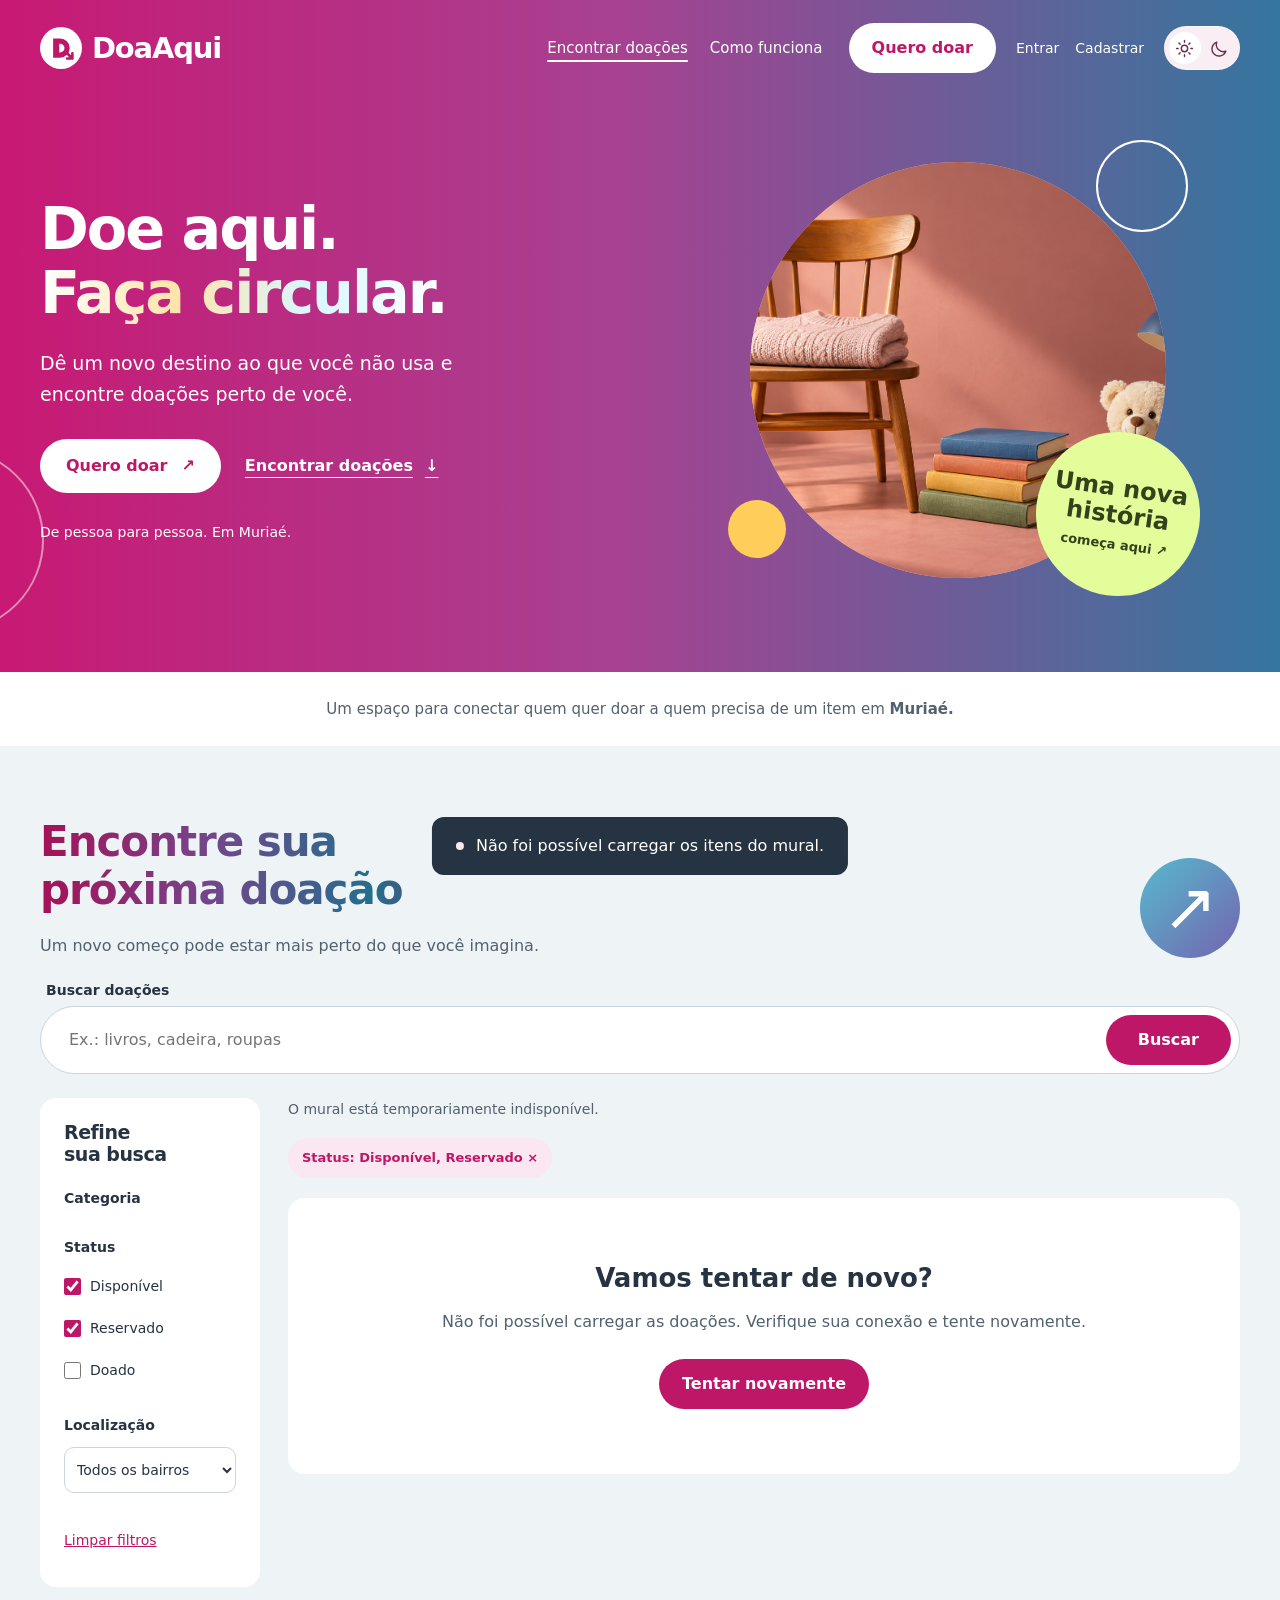
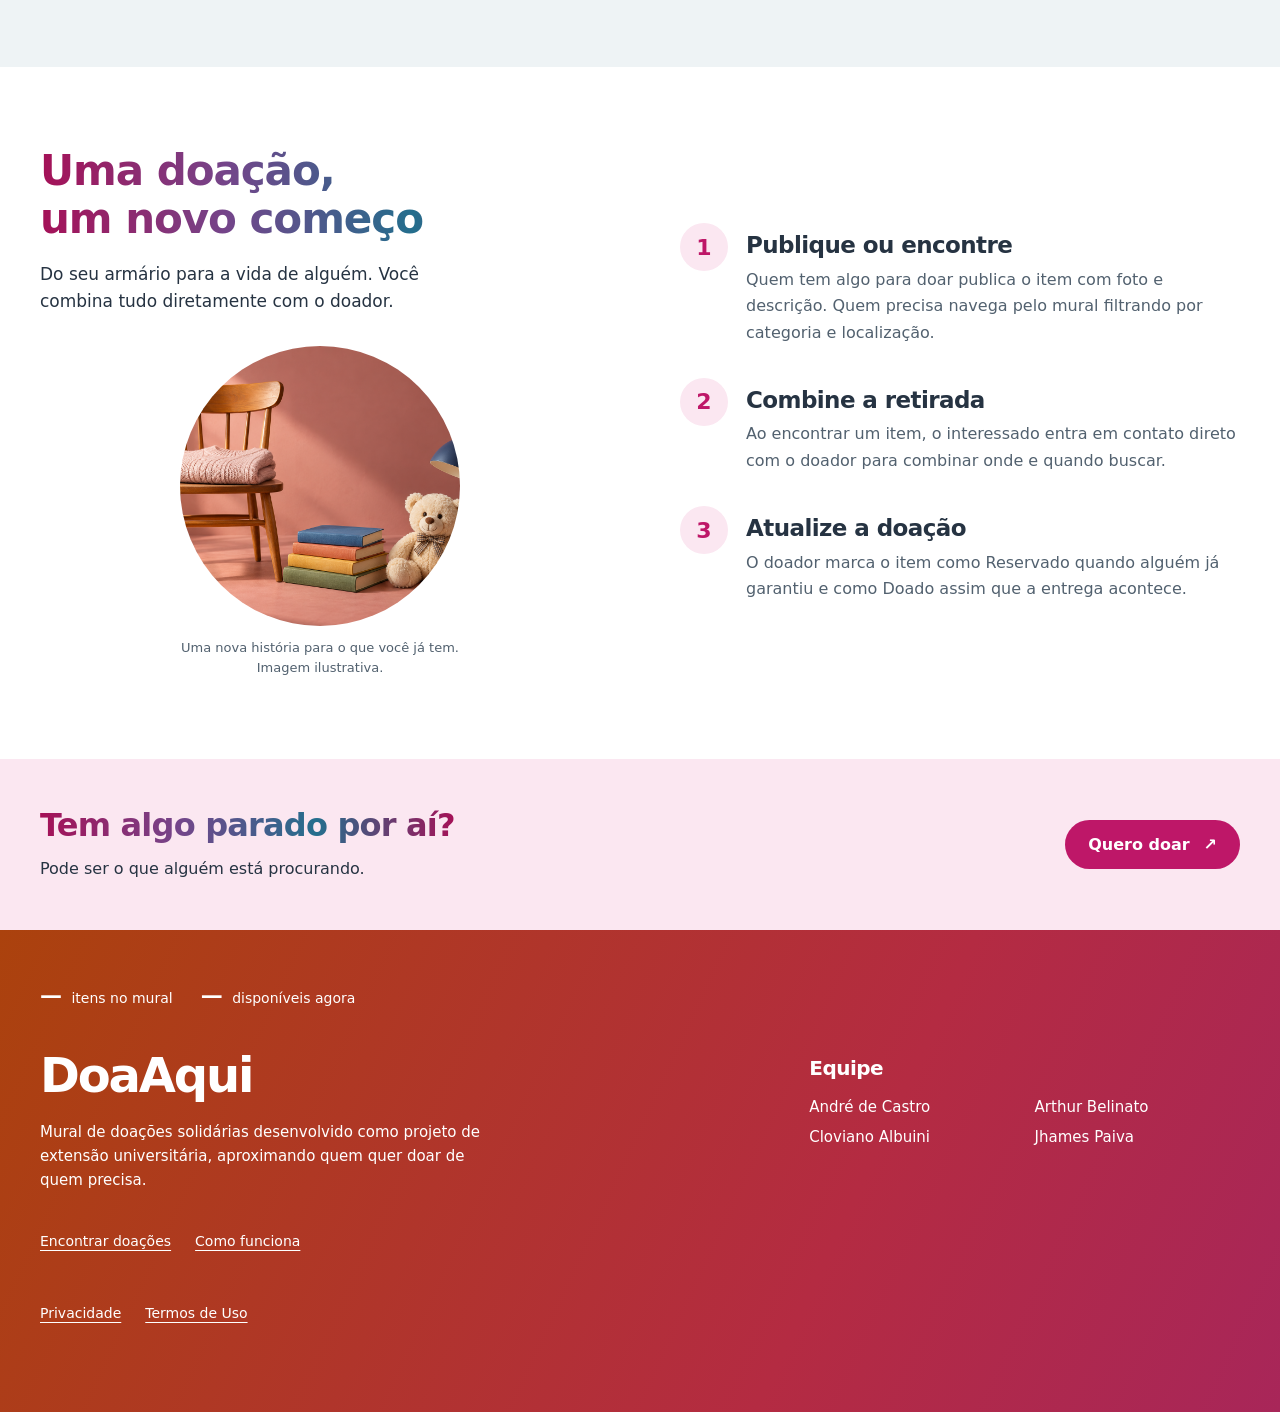
<file: doa-aqui/index.html>
<!DOCTYPE html>
<html lang="pt-BR">
<head>
<meta charset="UTF-8">
<meta name="viewport" content="width=device-width, initial-scale=1.0">
<title>Doa Aqui — Mural de Doações Solidárias</title>
<meta name="theme-color" content="#BE1768">
<meta name="description" content="Doe e encontre itens em Muriaé. Conecte-se com sua comunidade pelo DoaAqui.">
<!-- Em produção, configure API e uploads para os endereços HTTPS reais do backend. -->
<meta name="doaaqui-api-base" content="http://localhost:8000/api">
<meta name="doaaqui-uploads-base" content="http://localhost:8000">
<script src="js/theme.js"></script>
<link rel="icon" href="assets/brand.svg" type="image/svg+xml">
<link rel="stylesheet" href="css/identidade.css">
<link rel="stylesheet" href="css/circular.css">
<link rel="stylesheet" href="css/profile.css">
<link rel="stylesheet" href="css/form-design.css">
<link rel="stylesheet" href="css/theme.css">
<link rel="stylesheet" href="css/polish-ui.css">
</head>
<body class="public-page">

<a class="skip-link" href="#conteudo">Pular para o conteúdo</a>
<header class="site">
  <div class="wrap">
    <a href="index.html" class="logo"><img class="mark" src="assets/brand.svg" width="36" height="36" alt="">DoaAqui</a>
    <button class="menu-toggle" type="button" aria-expanded="false" aria-controls="main-nav">Menu</button>
    <nav class="main" id="main-nav" aria-label="Navegação principal">
      <a href="#mural" class="active">Encontrar doações</a>
      <a href="index.html#como-funciona">Como funciona</a>
      <a href="admin.html" id="nav-admin" style="display:none">Administração</a>
    </nav>
    <div class="header-actions">
      <button class="btn btn-gold" id="btn-open-form">Quero doar</button>
      <div class="auth-area" id="auth-area"></div>
      <button type="button" id="theme-toggle" class="theme-toggle" role="switch" aria-checked="false" aria-label="Tema escuro" title="Ativar tema escuro" hidden><span class="theme-toggle-thumb" aria-hidden="true"></span><svg viewBox="0 0 24 24" aria-hidden="true"><circle cx="12" cy="12" r="4"/><path d="M12 2v2m0 16v2M2 12h2m16 0h2M5 5l1.5 1.5m11 11L19 19M5 19l1.5-1.5m11-11L19 5"/></svg><svg viewBox="0 0 24 24" aria-hidden="true"><path d="M20 15.5A9 9 0 0 1 8.5 4 9 9 0 1 0 20 15.5Z"/></svg></button>
    </div>
  </div>
</header>

<main id="conteudo">

  <section class="hero" aria-labelledby="hero-title">
    <div class="wrap hero-layout">
      <div class="hero-copy"><h1 id="hero-title">Doe aqui.<br><span class="animated-gradient-title animated-gradient-title--hero">Faça circular.</span></h1><p class="lead">Dê um novo destino ao que você não usa e encontre doações perto de você.</p><div class="hero-buttons"><button type="button" class="btn btn-white" data-donate>Quero doar <span aria-hidden="true">↗</span></button><a class="hero-explore" href="#mural">Encontrar doações <span aria-hidden="true">↓</span></a></div><p class="hero-place">De pessoa para pessoa. Em Muriaé.</p></div>
      <div class="hero-art"><div class="hero-photo"><img src="assets/objetos-doacao.png" alt="Composição ilustrativa de objetos que podem ganhar uma nova casa" width="1536" height="1024" fetchpriority="high"></div><span class="orbit orbit-one" aria-hidden="true"></span><span class="orbit orbit-two" aria-hidden="true"></span><div class="circle-message" aria-hidden="true">Uma nova<br>história<br><span>começa aqui ↗</span></div></div>
    </div>
  </section>
  <div class="purpose-band"><p>Um espaço para conectar quem quer doar a quem precisa de um item em <strong>Muriaé.</strong></p></div>

  <section class="mural" id="mural">
    <div class="wrap">
      <div class="mural-head">
        <div>
          <h2 class="animated-gradient-title">Encontre sua<br>próxima doação</h2><p class="mural-intro">Um novo começo pode estar mais perto do que você imagina.</p>

        </div>
        <div class="mural-symbol" aria-hidden="true">↗</div>
      </div>
      <form class="search-box" id="search-form" role="search"><label class="search-label" for="search-input">Buscar doações</label><input type="search" id="search-input" placeholder="Ex.: livros, cadeira, roupas" autocomplete="off"><button type="submit">Buscar</button></form>
      <div class="mural-layout" data-ui>
        <aside class="filters">
          <h3>Refine sua busca</h3><button type="button" id="filter-toggle" class="filter-toggle" aria-expanded="false">Mostrar filtros</button>
          <div class="filter-group">
            <span class="label">Categoria</span>
            <div id="category-filters"></div>
          </div>
          <div class="filter-group">
            <span class="label">Status</span>
            <label class="chip-option"><input type="checkbox" class="status-filter" value="Disponível" checked> Disponível</label>
            <label class="chip-option"><input type="checkbox" class="status-filter" value="Reservado" checked> Reservado</label>
            <label class="chip-option"><input type="checkbox" class="status-filter" value="Doado"> Doado</label>
          </div>
          <div class="filter-group">
            <span class="label">Localização</span>
            <select class="filter-select" id="location-filter" aria-label="Filtrar por bairro">
              <option value="">Todos os bairros</option>
            </select>
          </div>
          <button class="clear-filters" id="clear-filters">Limpar filtros</button>
        </aside>
        <div>
          <p id="results-count" role="status" aria-live="polite">Carregando itens…</p><div id="active-filters" class="active-filters" aria-label="Filtros aplicados" hidden></div><div class="grid" id="items-grid" aria-busy="true"><div class="skeleton-card" aria-hidden="true"><div class="skeleton-photo"></div><div class="skeleton-line"></div><div class="skeleton-line"></div></div><div class="skeleton-card" aria-hidden="true"><div class="skeleton-photo"></div><div class="skeleton-line"></div><div class="skeleton-line"></div></div><div class="skeleton-card" aria-hidden="true"><div class="skeleton-photo"></div><div class="skeleton-line"></div><div class="skeleton-line"></div></div></div>
        </div>
      </div>
    </div>
  </section>
  <section class="how" id="como-funciona">
    <div class="wrap">
      <h2 class="animated-gradient-title">Uma doação,<br>um novo começo</h2>
      <p class="sub">Do seu armário para a vida de alguém. Você combina tudo diretamente com o doador.</p>
      <figure class="how-photo"><img src="assets/objetos-doacao.png" width="1536" height="1024" alt="Composição ilustrativa de cadeira, roupas, livros e brinquedo, objetos que podem ser doados" loading="lazy"><figcaption>Uma nova história para o que você já tem. Imagem ilustrativa.</figcaption></figure><div class="steps">
        <div class="step">

          <span class="step-number" aria-hidden="true">1</span><h3>Publique ou encontre</h3>
          <p>Quem tem algo para doar publica o item com foto e descrição. Quem precisa navega pelo mural filtrando por categoria e localização.</p>
        </div>
        <div class="step">

          <span class="step-number" aria-hidden="true">2</span><h3>Combine a retirada</h3>
          <p>Ao encontrar um item, o interessado entra em contato direto com o doador para combinar onde e quando buscar.</p>
        </div>
        <div class="step">

          <span class="step-number" aria-hidden="true">3</span><h3>Atualize a doação</h3>
          <p>O doador marca o item como Reservado quando alguém já garantiu e como Doado assim que a entrega acontece.</p>
        </div>
      </div>
    </div>
  </section>

  <section class="donate-close"><div class="wrap"><div><h2 class="animated-gradient-title">Tem algo parado por aí?</h2><p>Pode ser o que alguém está procurando.</p></div><button class="btn btn-forest" type="button" data-donate>Quero doar <span aria-hidden="true">↗</span></button></div></section>
</main>

<footer>
  <div class="community-count wrap"><span><b id="stat-total">—</b> itens no mural</span><span><b id="stat-disponiveis">—</b> disponíveis agora</span></div><div class="wrap footer-grid">
    <div>
      <a class="footer-wordmark" href="index.html">DoaAqui</a>
      <p>Mural de doações solidárias desenvolvido como projeto de extensão universitária, aproximando quem quer doar de quem precisa.</p>
    </div>
    <div>
      <h3>Equipe</h3>
      <ul class="team-list">
        <li>André de Castro</li>
        <li>Arthur Belinato</li>
        <li>Cloviano Albuini</li>
        <li>Jhames Paiva</li>
      </ul>
    </div>
  </div>
  <div class="wrap footer-nav"><a href="index.html#mural">Encontrar doações</a><a href="index.html#como-funciona">Como funciona</a></div>
  <div class="wrap footer-nav legal-nav"><a href="privacidade.html">Privacidade</a><a href="termos.html">Termos de Uso</a></div>
  <div class="wrap foot-bottom">
    <span>Análise e Desenvolvimento de Sistemas — Extensão Universitária III</span>
    <span>Feito para conectar a comunidade de Muriaé</span>
  </div>
</footer>

<div class="overlay" id="detail-overlay">
  <div class="modal">
    <div class="modal-head">
      <h3>Detalhes do item</h3>
      <button class="modal-close" aria-label="Fechar janela" data-close>&times;</button>
    </div>
    <div class="modal-body" id="detail-body"></div>
  </div>
</div>

<div class="overlay" id="form-overlay">
  <div class="modal">
    <div class="modal-head">
      <h3>Publicar uma doação</h3>
      <button class="modal-close" aria-label="Fechar janela" data-close>&times;</button>
    </div>
    <div class="modal-body">
      <form id="new-item-form">
        <div class="field">
          <label for="f-title">Nome do item</label>
          <input type="text" id="f-title" name="titulo" placeholder="Ex: Guarda-roupa 3 portas" required>
        </div>
        <div class="field-row">
          <div class="field">
            <label for="f-category">Categoria</label>
            <select id="f-category" name="categoria" required>
              <option value="">Selecione</option>
            </select>
          </div>
          <div class="field">
            <label for="f-location">Bairro</label>
            <select id="f-location" name="bairro" required>
              <option value="">Selecione</option>
            </select>
          </div>
        </div>
        <div class="field">
          <label for="f-desc">Descrição</label>
          <textarea id="f-desc" name="descricao" placeholder="Conte o estado do item e detalhes que ajudam quem for buscar" required></textarea>
        </div>
        <div class="field">
          <label for="f-foto">Foto do item — opcional</label>
          <label class="upload-box" for="f-foto">
            <b>Escolha uma foto do item</b>
            <span id="f-foto-hint">JPG, PNG ou WEBP, até 5MB</span>
          </label>
          <input type="file" id="f-foto" name="foto" accept="image/jpeg,image/png,image/webp" class="file-input">
        </div>
        <div class="field">
          <label for="f-contact">WhatsApp do anúncio — opcional</label>
          <input type="tel" id="f-contact" name="contato" autocomplete="tel" placeholder="DDD e número, se quiser usar outro">
          <label class="check-row"><input type="checkbox" id="f-public-contact" name="contatoPublico"> Exibir publicamente o WhatsApp neste anúncio</label>
          <p class="hint">Marcando esta opção, o número informado será público. Se o campo ficar vazio, será usado o telefone do seu cadastro.</p>
        </div>
        <p class="hint">Seu anúncio entra na fila de moderação e aparece no mural após aprovação.</p>
        <div class="modal-actions" style="margin-top:18px;">
          <button type="submit" class="btn btn-forest">Publicar doação</button>
          <button type="button" class="btn btn-ghost" data-close>Cancelar</button>
        </div>
      </form>
    </div>
  </div>
</div>

<div class="overlay" id="login-overlay">
  <div class="modal">
    <div class="modal-head">
      <h3>Entrar</h3>
      <button class="modal-close" aria-label="Fechar janela" data-close>&times;</button>
    </div>
    <div class="modal-body">
      <p class="form-intro">Bom ter você de volta. Entre para acompanhar suas doações.</p><form id="login-form">
        <div class="field">
          <label for="l-email">E-mail</label>
          <input type="email" id="l-email" autocomplete="email" placeholder="seu@email.com" required>
        </div>
        <div class="field">
          <label for="l-senha">Senha</label>
          <input type="password" id="l-senha" autocomplete="current-password" required>
        </div>
        <p class="hint">Ainda não tem conta? <a href="#" id="link-ir-cadastro">Cadastre-se</a>.</p>
        <div class="modal-actions" style="margin-top:18px;">
          <button type="submit" class="btn btn-forest">Entrar</button>
          <button type="button" class="btn btn-ghost" data-close>Cancelar</button>
        </div>
      </form>
    </div>
  </div>
</div>

<div class="overlay" id="cadastro-overlay">
  <div class="modal">
    <div class="modal-head">
      <h3>Criar conta</h3>
      <button class="modal-close" aria-label="Fechar janela" data-close>&times;</button>
    </div>
    <div class="modal-body">
      <p class="form-intro">Sua próxima boa ação começa por aqui.</p><form id="cadastro-form">
        <div class="field">
          <label for="c-nome">Nome</label>
          <input type="text" id="c-nome" autocomplete="name" placeholder="Seu nome completo" required>
        </div>
        <div class="field">
          <label for="c-email">E-mail</label>
          <input type="email" id="c-email" autocomplete="email" placeholder="seu@email.com" required>
        </div>
        <div class="field">
          <label for="c-telefone">Telefone (WhatsApp)</label>
          <input type="tel" id="c-telefone" autocomplete="tel" placeholder="(32) 9____-____" required>
        </div>
        <div class="field-row">
          <div class="field">
            <label for="c-senha">Senha</label>
            <input type="password" id="c-senha" autocomplete="new-password" required>
          </div>
          <div class="field">
            <label for="c-confirma">Confirmar senha</label>
            <input type="password" id="c-confirma" autocomplete="new-password" required>
          </div>
        </div>
        <div class="field">
          <label class="check-row"><input type="checkbox" id="c-aceitou-termos" required> Li e aceito os <a href="termos.html" target="_blank" rel="noopener">Termos de Uso</a></label>
          <p class="hint">Consulte também o <a href="privacidade.html" target="_blank" rel="noopener">Aviso de Privacidade</a> para saber como os dados da conta e dos anúncios são usados.</p>
        </div>
        <p class="hint">Já tem conta? <a href="#" id="link-ir-login">Entrar</a>.</p>
        <div class="modal-actions" style="margin-top:18px;">
          <button type="submit" class="btn btn-forest">Criar conta</button>
          <button type="button" class="btn btn-ghost" data-close>Cancelar</button>
        </div>
      </form>
    </div>
  </div>
</div>

<div class="overlay" id="mine-overlay">
  <div class="modal">
    <div class="modal-head">
      <h3>Minhas doações</h3>
      <button class="modal-close" aria-label="Fechar janela" data-close>&times;</button>
    </div>
    <div class="modal-body" id="mine-body"></div>
  </div>
</div>

<div class="toast" id="toast" role="status" aria-live="polite"><span class="dot"></span><span id="toast-text"></span></div>

<script src="js/dados.js"></script>
<script src="js/api.js"></script>
<script src="js/utilitarios.js"></script>
<script src="js/modais.js"></script>
<script src="js/auth.js"></script>
<script src="js/meus-anuncios.js"></script>
<script src="js/mural.js"></script>
<script src="js/detalhe.js"></script>
<script src="js/filtros.js"></script>
<script src="js/formulario.js"></script>
<script src="js/init-mural.js"></script>
<script src="js/form-design.js"></script>
<script src="js/polish-ui.js"></script>
<script src="js/interface.js"></script>
<script src="js/reveal.js"></script>
</body>
</html>
</file>
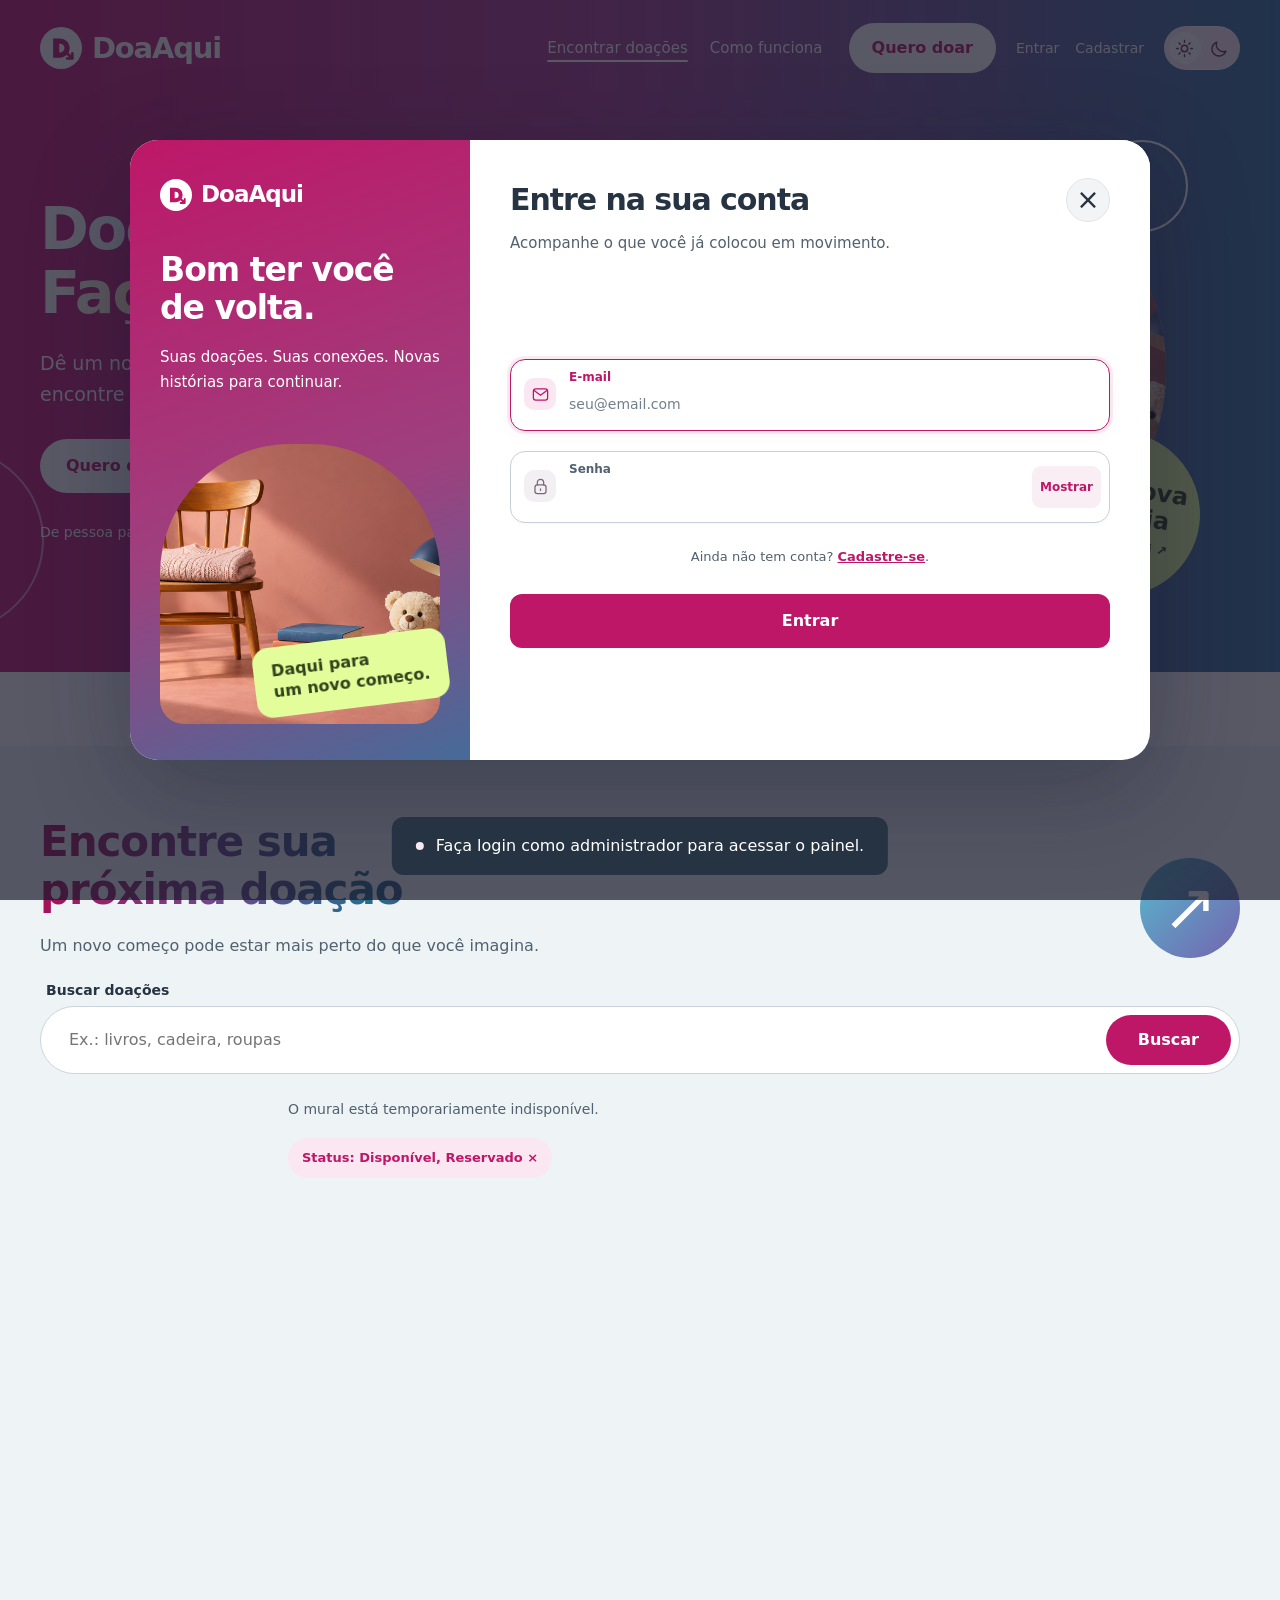
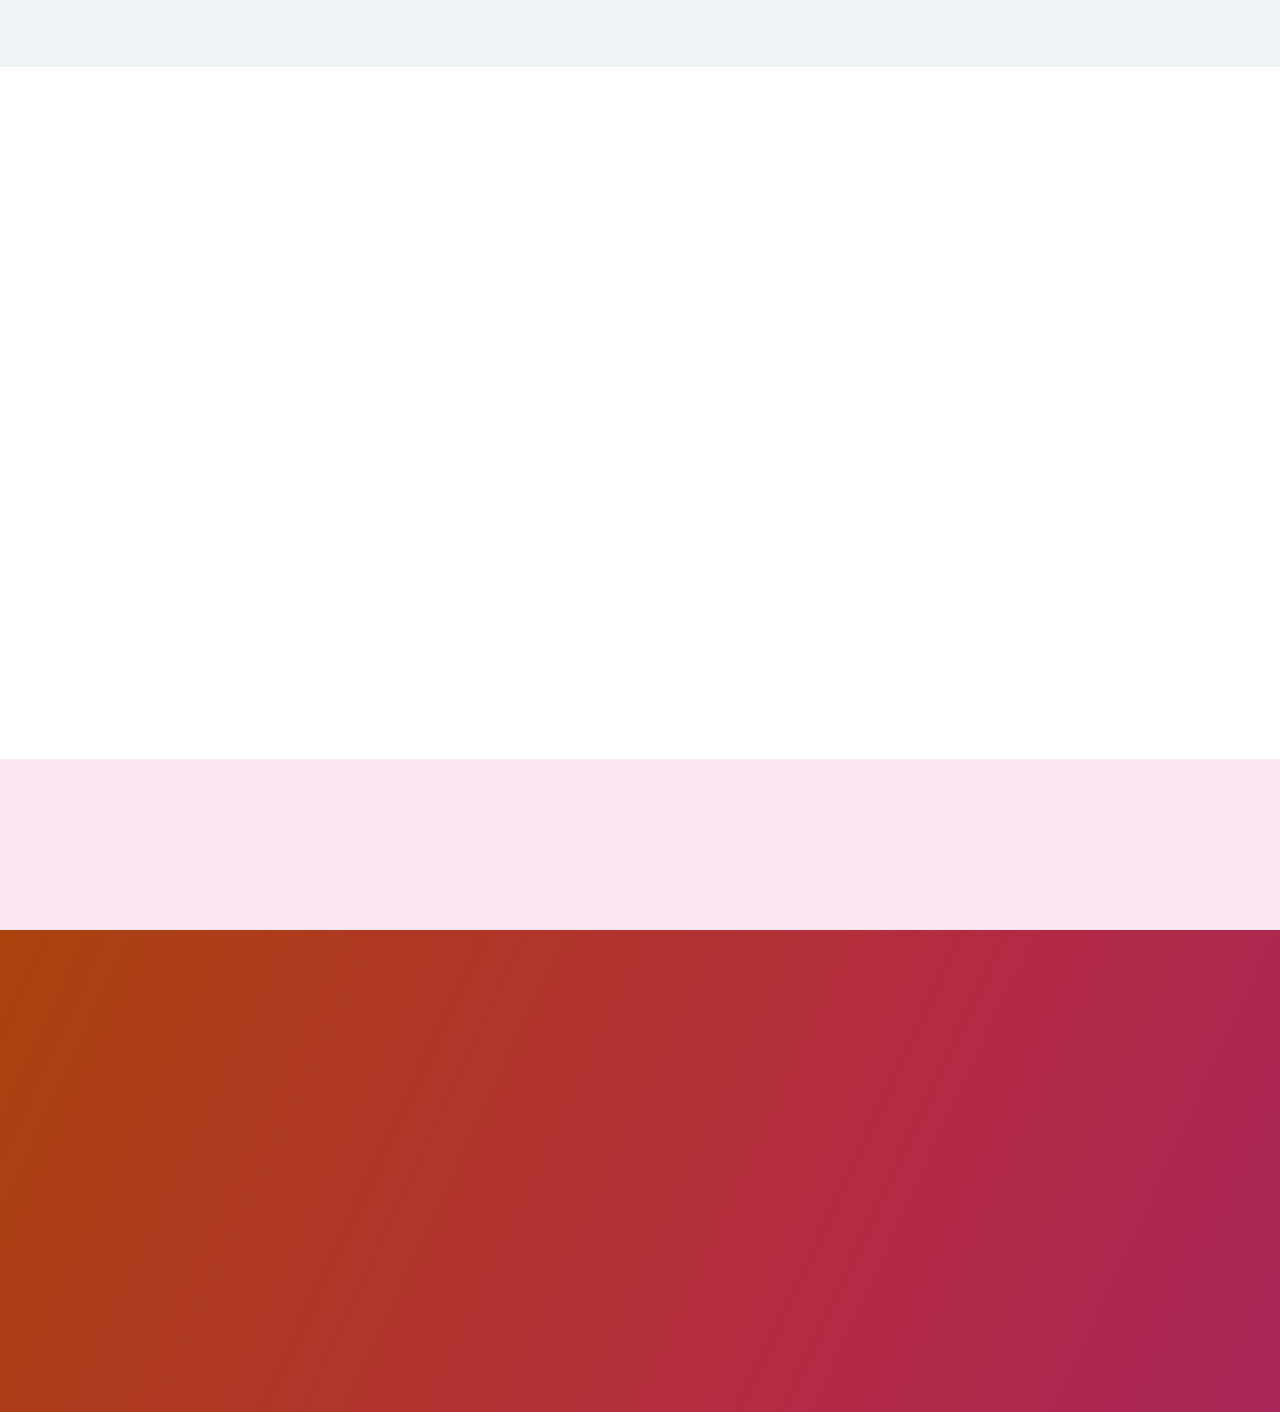
<file: doa-aqui/admin.html>
<!DOCTYPE html>
<html lang="pt-BR">
<head>
<meta charset="UTF-8">
<meta name="viewport" content="width=device-width, initial-scale=1.0">
<title>Painel administrativo — Doa Aqui</title>
<meta name="theme-color" content="#BE1768">
<meta name="description" content="Doe e encontre itens em Muriaé. Conecte-se com sua comunidade pelo DoaAqui.">
<!-- Em produção, configure API e uploads para os endereços HTTPS reais do backend. -->
<meta name="doaaqui-api-base" content="http://localhost:8000/api">
<meta name="doaaqui-uploads-base" content="http://localhost:8000">
<script src="js/theme.js"></script>
<link rel="icon" href="assets/brand.svg" type="image/svg+xml">
<link rel="stylesheet" href="css/identidade.css">
<link rel="stylesheet" href="css/circular.css">
<link rel="stylesheet" href="css/profile.css">
<link rel="stylesheet" href="css/form-design.css">
<link rel="stylesheet" href="css/theme.css">
<link rel="stylesheet" href="css/polish-ui.css">
</head>
<body data-pagina="admin">

<a class="skip-link" href="#conteudo">Pular para o conteúdo</a>
<header class="site">
  <div class="wrap">
    <a href="index.html" class="logo"><img class="mark" src="assets/brand.svg" width="36" height="36" alt="">DoaAqui</a>
    <button class="menu-toggle" type="button" aria-expanded="false" aria-controls="main-nav">Menu</button>
    <nav class="main" id="main-nav" aria-label="Navegação principal">
      <a href="index.html">Mural</a>
      <a href="index.html#como-funciona">Como funciona</a>
      <a href="admin.html" class="active" id="nav-admin" style="display:none">Administração</a>
    </nav>
    <div class="header-actions">
      <button class="btn btn-gold" id="btn-open-form">Quero doar</button>
      <div class="auth-area" id="auth-area"></div>
      <button type="button" id="theme-toggle" class="theme-toggle" role="switch" aria-checked="false" aria-label="Tema escuro" title="Ativar tema escuro" hidden><span class="theme-toggle-thumb" aria-hidden="true"></span><svg viewBox="0 0 24 24" aria-hidden="true"><circle cx="12" cy="12" r="4"/><path d="M12 2v2m0 16v2M2 12h2m16 0h2M5 5l1.5 1.5m11 11L19 19M5 19l1.5-1.5m11-11L19 5"/></svg><svg viewBox="0 0 24 24" aria-hidden="true"><path d="M20 15.5A9 9 0 0 1 8.5 4 9 9 0 1 0 20 15.5Z"/></svg></button>
    </div>
  </div>
</header>

<main id="conteudo" class="admin-section">
  <div class="wrap">
    <div class="admin-head">
      <h1>Cuidar do mural</h1>
      <p>Modere anúncios, acompanhe o status dos itens e veja o impacto do mural.</p>
    </div>
    <div class="admin-stats">
      <div class="admin-stat"><b id="a-stat-pend">—</b><span>aguardando aprovação</span></div>
      <div class="admin-stat"><b id="a-stat-disp">—</b><span>disponíveis</span></div>
      <div class="admin-stat"><b id="a-stat-doado">—</b><span>itens já doados</span></div>
      <div class="admin-stat"><b id="a-stat-total">—</b><span>total publicado</span></div>
    </div>

    <div class="admin-panel" data-ui>
      <div class="admin-panel-head">
        <h3>Aguardando moderação</h3>
        <span class="count-badge" id="pending-count">0</span>
      </div>
      <div class="table-scroll" tabindex="0" role="region" aria-label="Tabela administrativa"><table class="admin-table" id="pending-table">
        <thead><tr><th>Item</th><th>Categoria</th><th>Local</th><th>Ações</th></tr></thead>
        <tbody></tbody>
      </table></div>
    </div>

    <div class="admin-panel" data-ui>
      <div class="admin-panel-head"><h3>Itens publicados</h3></div>
      <div class="table-scroll" tabindex="0" role="region" aria-label="Tabela administrativa"><table class="admin-table" id="published-table">
        <thead><tr><th>Item</th><th>Categoria</th><th>Local</th><th>Status</th><th>Ações</th></tr></thead>
        <tbody></tbody>
      </table></div>
    </div>

    <div class="admin-panel" data-ui>
      <div class="admin-panel-head"><h3>Categorias mais doadas</h3></div>
      <div class="admin-metric-list" id="top-categories"></div>
    </div>

    <div class="admin-panel" data-ui>
      <div class="admin-panel-head"><h3>Últimas ações de moderação</h3></div>
      <div class="table-scroll" tabindex="0" role="region" aria-label="Tabela administrativa"><table class="admin-table" id="log-table">
        <thead><tr><th>Ação</th><th>Item</th><th>Observação</th><th>Data</th></tr></thead>
        <tbody></tbody>
      </table></div>
    </div>
  </div>
</main>

<footer>
  <div class="wrap footer-grid">
    <div>
      <a class="footer-wordmark" href="index.html">DoaAqui</a>
      <p>Mural de doações solidárias desenvolvido como projeto de extensão universitária, aproximando quem quer doar de quem precisa.</p>
    </div>
    <div>
      <h3>Equipe</h3>
      <ul class="team-list">
        <li>André de Castro</li>
        <li>Arthur Belinato</li>
        <li>Cloviano Albuini</li>
        <li>Jhames Paiva</li>
      </ul>
    </div>
  </div>
  <div class="wrap footer-nav"><a href="index.html#mural">Encontrar doações</a><a href="index.html#como-funciona">Como funciona</a></div>
  <div class="wrap footer-nav legal-nav"><a href="privacidade.html">Privacidade</a><a href="termos.html">Termos de Uso</a></div>
  <div class="wrap foot-bottom">
    <span>Análise e Desenvolvimento de Sistemas — Extensão Universitária III</span>
    <span>Feito para conectar a comunidade de Muriaé</span>
  </div>
</footer>

<div class="overlay" id="form-overlay">
  <div class="modal">
    <div class="modal-head">
      <h3>Publicar uma doação</h3>
      <button class="modal-close" aria-label="Fechar janela" data-close>&times;</button>
    </div>
    <div class="modal-body">
      <form id="new-item-form">
        <div class="field">
          <label for="f-title">Nome do item</label>
          <input type="text" id="f-title" name="titulo" placeholder="Ex: Guarda-roupa 3 portas" required>
        </div>
        <div class="field-row">
          <div class="field">
            <label for="f-category">Categoria</label>
            <select id="f-category" name="categoria" required>
              <option value="">Selecione</option>
            </select>
          </div>
          <div class="field">
            <label for="f-location">Bairro</label>
            <select id="f-location" name="bairro" required>
              <option value="">Selecione</option>
            </select>
          </div>
        </div>
        <div class="field">
          <label for="f-desc">Descrição</label>
          <textarea id="f-desc" name="descricao" placeholder="Conte o estado do item e detalhes que ajudam quem for buscar" required></textarea>
        </div>
        <div class="field">
          <label for="f-foto">Foto do item — opcional</label>
          <label class="upload-box" for="f-foto">
            <b>Escolha uma foto do item</b>
            <span id="f-foto-hint">JPG, PNG ou WEBP, até 5MB</span>
          </label>
          <input type="file" id="f-foto" name="foto" accept="image/jpeg,image/png,image/webp" class="file-input">
        </div>
        <div class="field">
          <label for="f-contact">WhatsApp do anúncio — opcional</label>
          <input type="tel" id="f-contact" name="contato" autocomplete="tel" placeholder="DDD e número, se quiser usar outro">
          <label class="check-row"><input type="checkbox" id="f-public-contact" name="contatoPublico"> Exibir publicamente o WhatsApp neste anúncio</label>
          <p class="hint">Marcando esta opção, o número informado será público. Se o campo ficar vazio, será usado o telefone do seu cadastro.</p>
        </div>
        <p class="hint">Seu anúncio entra na fila de moderação e aparece no mural após aprovação.</p>
        <div class="modal-actions" style="margin-top:18px;">
          <button type="submit" class="btn btn-forest">Publicar doação</button>
          <button type="button" class="btn btn-ghost" data-close>Cancelar</button>
        </div>
      </form>
    </div>
  </div>
</div>

<div class="overlay" id="edit-overlay">
  <div class="modal">
    <div class="modal-head">
      <h3>Editar item</h3>
      <button class="modal-close" aria-label="Fechar janela" data-close>&times;</button>
    </div>
    <div class="modal-body">
      <form id="edit-item-form">
        <input type="hidden" id="e-id">
        <div class="field">
          <label for="e-title">Nome do item</label>
          <input type="text" id="e-title" name="titulo" required>
        </div>
        <div class="field-row">
          <div class="field">
            <label for="e-category">Categoria</label>
            <select id="e-category" name="categoria" required>
            </select>
          </div>
          <div class="field">
            <label for="e-location">Bairro</label>
            <select id="e-location" name="bairro" required>
            </select>
          </div>
        </div>
        <div class="field">
          <label for="e-desc">Descrição</label>
          <textarea id="e-desc" name="descricao" required></textarea>
        </div>
        <div class="field">
          <label for="e-contact">WhatsApp do anúncio</label>
          <input type="tel" id="e-contact" name="contato" autocomplete="tel">
          <label class="check-row"><input type="checkbox" id="e-public-contact" name="contatoPublico"> Autorizar a exibição pública deste número</label>
          <p class="hint">Sem autorização, o contato deixa de ser exibido no anúncio.</p>
        </div>
        <div class="field">
          <label for="e-foto">Trocar foto — opcional</label>
          <label class="upload-box" for="e-foto">
            <b>Clique para escolher uma nova foto</b>
            <span id="e-foto-hint">Deixe em branco pra manter a foto atual</span>
          </label>
          <input type="file" id="e-foto" name="foto" accept="image/jpeg,image/png,image/webp" style="display:none;">
        </div>
        <div class="modal-actions" style="margin-top:18px;">
          <button type="submit" class="btn btn-forest">Salvar alterações</button>
          <button type="button" class="btn btn-ghost" data-close>Cancelar</button>
        </div>
      </form>
    </div>
  </div>
</div>

<div class="overlay" id="reject-overlay">
  <div class="modal">
    <div class="modal-head">
      <h3>Rejeitar anúncio</h3>
      <button class="modal-close" aria-label="Fechar janela" data-close>&times;</button>
    </div>
    <div class="modal-body">
      <form id="reject-form">
        <input type="hidden" id="r-id">
        <div class="field">
          <label for="r-obs">Motivo (opcional)</label>
          <textarea id="r-obs" placeholder="Ex: foto não corresponde ao item, descrição incompleta…"></textarea>
        </div>
        <div class="modal-actions" style="margin-top:18px;">
          <button type="submit" class="btn btn-brick">Confirmar rejeição</button>
          <button type="button" class="btn btn-ghost" data-close>Cancelar</button>
        </div>
      </form>
    </div>
  </div>
</div>

<div class="overlay" id="history-overlay">
  <div class="modal">
    <div class="modal-head">
      <h3>Histórico de status</h3>
      <button class="modal-close" aria-label="Fechar janela" data-close>&times;</button>
    </div>
    <div class="modal-body" id="history-body"></div>
  </div>
</div>

<div class="overlay" id="remove-overlay">
  <div class="modal removal-dialog" aria-describedby="remove-explanation">
    <div class="modal-head"><h3>Remover este anúncio?</h3><button type="button" class="modal-close" aria-label="Fechar confirmação" data-close>&times;</button></div>
    <div class="modal-body">
      <div class="removal-symbol" aria-hidden="true"><svg viewBox="0 0 24 24" fill="none" stroke="currentColor" stroke-width="1.6" stroke-linecap="round" stroke-linejoin="round"><path d="M4 7h16M9 7V4h6v3M6 7l1 14h10l1-14M10 11v6m4-6v6"/></svg></div>
      <p class="removal-label">Anúncio selecionado</p><p id="remove-item-title" class="removal-item"></p>
      <p id="remove-explanation">O anúncio deixará de aparecer no mural e em Minhas doações. O histórico será preservado.</p>
      <p id="remove-error" class="form-feedback" role="alert" hidden></p>
      <div class="modal-actions"><button type="button" class="btn btn-ghost" data-close>Manter anúncio</button><button type="button" class="btn btn-brick" id="confirm-remove">Sim, remover anúncio</button></div>
    </div>
  </div>
</div>

<div class="toast" id="toast" role="status" aria-live="polite"><span class="dot"></span><span id="toast-text"></span></div>

<script src="js/dados.js"></script>
<script src="js/api.js"></script>
<script src="js/utilitarios.js"></script>
<script src="js/modais.js"></script>
<script src="js/auth.js"></script>
<script src="js/formulario.js"></script>
<script src="js/admin.js"></script>
<script src="js/init-admin.js"></script>
<script src="js/form-design.js"></script>
<script src="js/polish-ui.js"></script>
<script src="js/interface.js"></script>
<script src="js/reveal.js"></script>
</body>
</html>
</file>
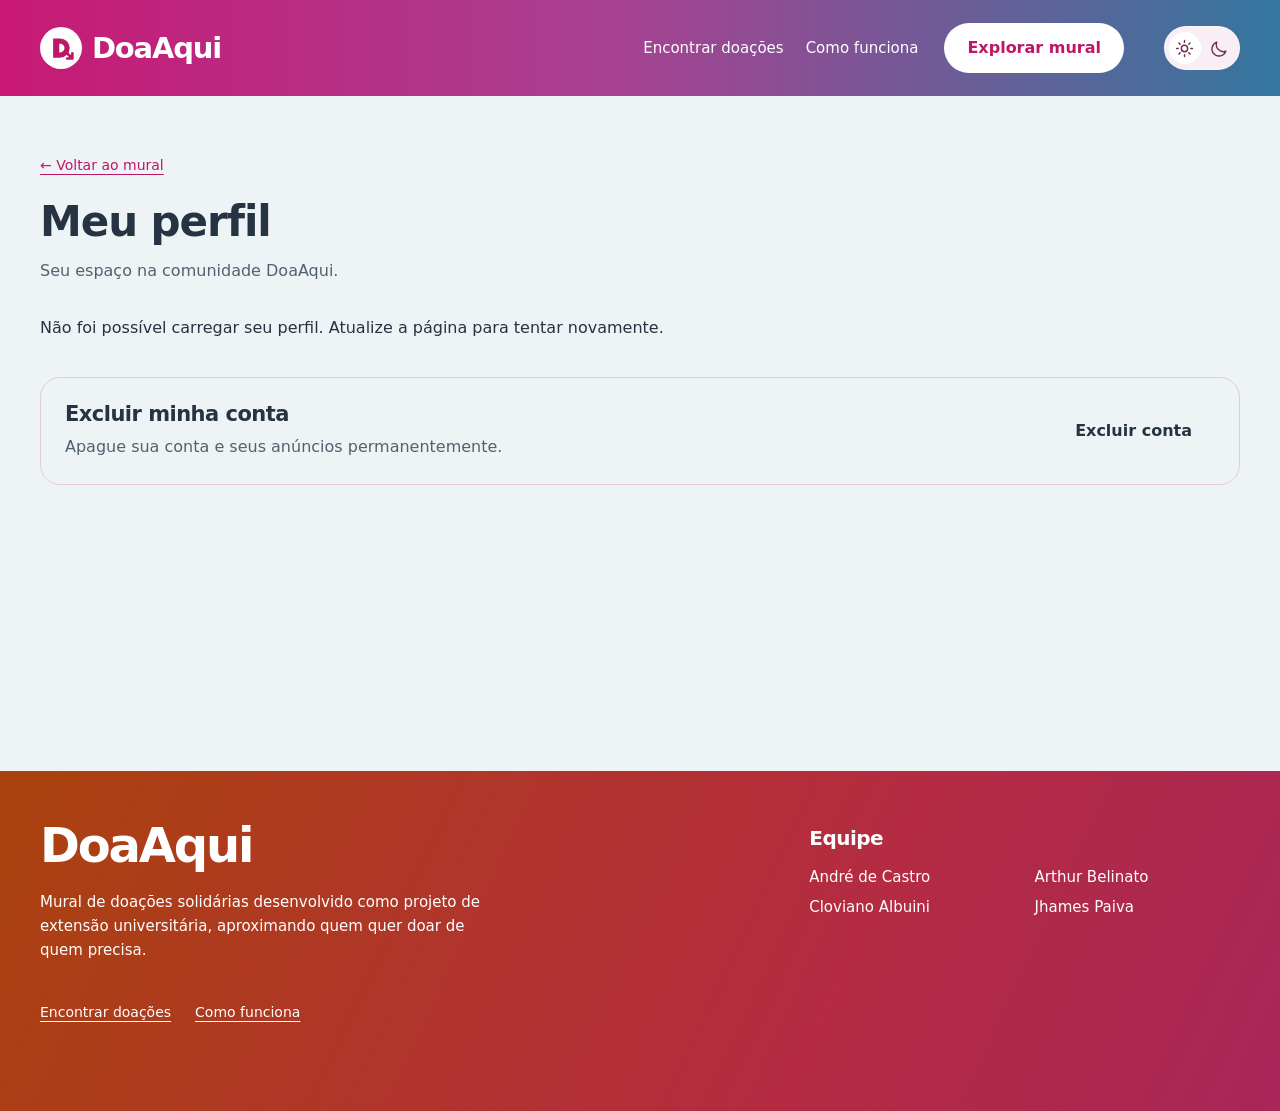
<file: doa-aqui/perfil.html>
<!DOCTYPE html>
<html lang="pt-BR">
<head>
<meta charset="UTF-8">
<meta name="viewport" content="width=device-width, initial-scale=1.0">
<title>Meu perfil — DoaAqui</title>
<meta name="theme-color" content="#BE1768">
<!-- Em produção, configure API e uploads para os endereços HTTPS reais do backend. -->
<meta name="doaaqui-api-base" content="http://localhost:8000/api">
<meta name="doaaqui-uploads-base" content="http://localhost:8000">
<meta name="description" content="Doe e encontre itens em Muriaé. Conecte-se com sua comunidade pelo DoaAqui.">
<script src="js/theme.js"></script>
<link rel="icon" href="assets/brand.svg" type="image/svg+xml">
<link rel="stylesheet" href="css/identidade.css">
<link rel="stylesheet" href="css/circular.css">
<link rel="stylesheet" href="css/profile.css">
<link rel="stylesheet" href="css/theme.css">
</head>
<body data-pagina="perfil"><a class="skip-link" href="#conteudo">Pular para o conteúdo</a>
<header class="site">
  <div class="wrap">
    <a href="index.html" class="logo"><img class="mark" src="assets/brand.svg" width="36" height="36" alt="">DoaAqui</a>
    <button class="menu-toggle" type="button" aria-expanded="false" aria-controls="main-nav">Menu</button>
    <nav class="main" id="main-nav" aria-label="Navegação principal">
      <a href="index.html#mural">Encontrar doações</a>
      <a href="index.html#como-funciona">Como funciona</a>
      <a href="admin.html" id="nav-admin" style="display:none">Administração</a>
    </nav>
    <div class="header-actions">
      <a class="btn btn-gold" href="index.html">Explorar mural</a>
      <div class="auth-area" id="auth-area"></div>
      <button type="button" id="theme-toggle" class="theme-toggle" role="switch" aria-checked="false" aria-label="Tema escuro" title="Ativar tema escuro" hidden><span class="theme-toggle-thumb" aria-hidden="true"></span><svg viewBox="0 0 24 24" aria-hidden="true"><circle cx="12" cy="12" r="4"/><path d="M12 2v2m0 16v2M2 12h2m16 0h2M5 5l1.5 1.5m11 11L19 19M5 19l1.5-1.5m11-11L19 5"/></svg><svg viewBox="0 0 24 24" aria-hidden="true"><path d="M20 15.5A9 9 0 0 1 8.5 4 9 9 0 1 0 20 15.5Z"/></svg></button>
    </div>
  </div>
</header>
<main id="conteudo" class="profile-page"><div class="wrap">
<div class="profile-heading"><a href="index.html">← Voltar ao mural</a><h1>Meu perfil</h1><p>Seu espaço na comunidade DoaAqui.</p></div>
<p id="profile-state" role="status">Carregando suas informações…</p>
<div id="profile-content" class="profile-layout" hidden>
<aside class="profile-identity"><div id="profile-avatar" class="profile-avatar" aria-hidden="true"></div><form id="profile-photo-form" class="profile-photo-form">
  <button id="edit-profile-photo" class="profile-photo-edit" type="button" aria-expanded="false" aria-controls="profile-photo-editor">Editar foto</button>
  <div id="profile-photo-editor" class="profile-photo-editor" hidden>
    <input class="profile-photo-input" type="file" id="profile-photo" name="foto" accept="image/jpeg,image/png,image/webp" required>
    <label class="profile-photo-picker" for="profile-photo">Escolher imagem</label>
    <small id="profile-photo-name" class="profile-photo-name">JPG, PNG ou WEBP · até 5 MB</small>
    <div class="profile-photo-actions">
      <button id="cancel-profile-photo" class="profile-photo-cancel" type="button">Cancelar</button>
      <button id="save-profile-photo" class="profile-photo-save" type="submit" disabled>Salvar foto</button>
    </div>
  </div>
  <p id="photo-feedback" class="profile-photo-feedback" role="status" aria-live="polite" hidden></p>
</form><h2 id="profile-name"></h2><p id="profile-type"></p><p class="profile-message">Cada doação abre espaço para uma nova história. Obrigado por fazer parte.</p></aside>
<div><section class="profile-details" aria-labelledby="details-title"><h2 id="details-title">Informações da conta</h2><p>Estes são os dados do seu cadastro.</p><dl class="profile-information"><div class="wide"><dt>Nome completo</dt><dd id="profile-fullname"></dd></div><div class="wide"><dt>E-mail</dt><dd id="profile-email"></dd></div><div class="wide"><dt>Telefone / WhatsApp</dt><dd id="profile-phone"></dd></div></dl></section>
<section class="profile-activity" aria-labelledby="activity-title"><h2 id="activity-title">Suas doações</h2><div class="profile-stats"><div><b id="profile-pending">—</b><span>Aguardando aprovação</span></div><div><b id="profile-published">—</b><span>Anúncios publicados</span></div><div><b id="profile-donated">—</b><span>Marcados como doados</span></div></div><p id="profile-stats-note" class="profile-note">Resumo dos seus anúncios não excluídos.</p></section>
<div class="profile-actions"><a class="btn btn-forest" href="index.html?minhas=1">Gerenciar minhas doações</a><a class="btn btn-ghost" href="admin.html" id="profile-admin" hidden>Abrir administração</a></div></div>
</div><section class="profile-danger"><div><h2>Excluir minha conta</h2><p>Apague sua conta e seus anúncios permanentemente.</p></div><button type="button" class="btn btn-ghost" id="open-delete-account">Excluir conta</button></section></div></main>
<dialog id="delete-account-dialog" aria-labelledby="delete-account-title"><form id="delete-account-form"><span class="profile-dialog-tag">Sua conta</span><h2 id="delete-account-title">Deseja encerrar sua participação?</h2><p>Seu cadastro, foto atual, anúncios e registros vinculados serão excluídos. Essa ação não pode ser desfeita.</p><label for="delete-password">Confirme sua senha</label><input id="delete-password" type="password" autocomplete="current-password" required><p id="delete-feedback" role="alert"></p><div class="profile-actions"><button class="btn btn-ghost" type="button" id="cancel-delete-account">Manter minha conta</button><button class="btn btn-forest" type="submit">Excluir definitivamente</button></div></form></dialog>
<footer>
  <div class="wrap footer-grid">
    <div>
      <a class="footer-wordmark" href="index.html">DoaAqui</a>
      <p>Mural de doações solidárias desenvolvido como projeto de extensão universitária, aproximando quem quer doar de quem precisa.</p>
    </div>
    <div>
      <h3>Equipe</h3>
      <ul class="team-list">
        <li>André de Castro</li>
        <li>Arthur Belinato</li>
        <li>Cloviano Albuini</li>
        <li>Jhames Paiva</li>
      </ul>
    </div>
  </div>
  <div class="wrap footer-nav"><a href="index.html#mural">Encontrar doações</a><a href="index.html#como-funciona">Como funciona</a></div>
  <div class="wrap foot-bottom">
    <span>Análise e Desenvolvimento de Sistemas — Extensão Universitária III</span>
    <span>Feito para conectar a comunidade de Muriaé</span>
  </div>
</footer>
<script src="js/dados.js"></script><script src="js/api.js"></script><script src="js/auth.js"></script><script src="js/perfil.js"></script><script src="js/reveal.js"></script></body></html>
</file>
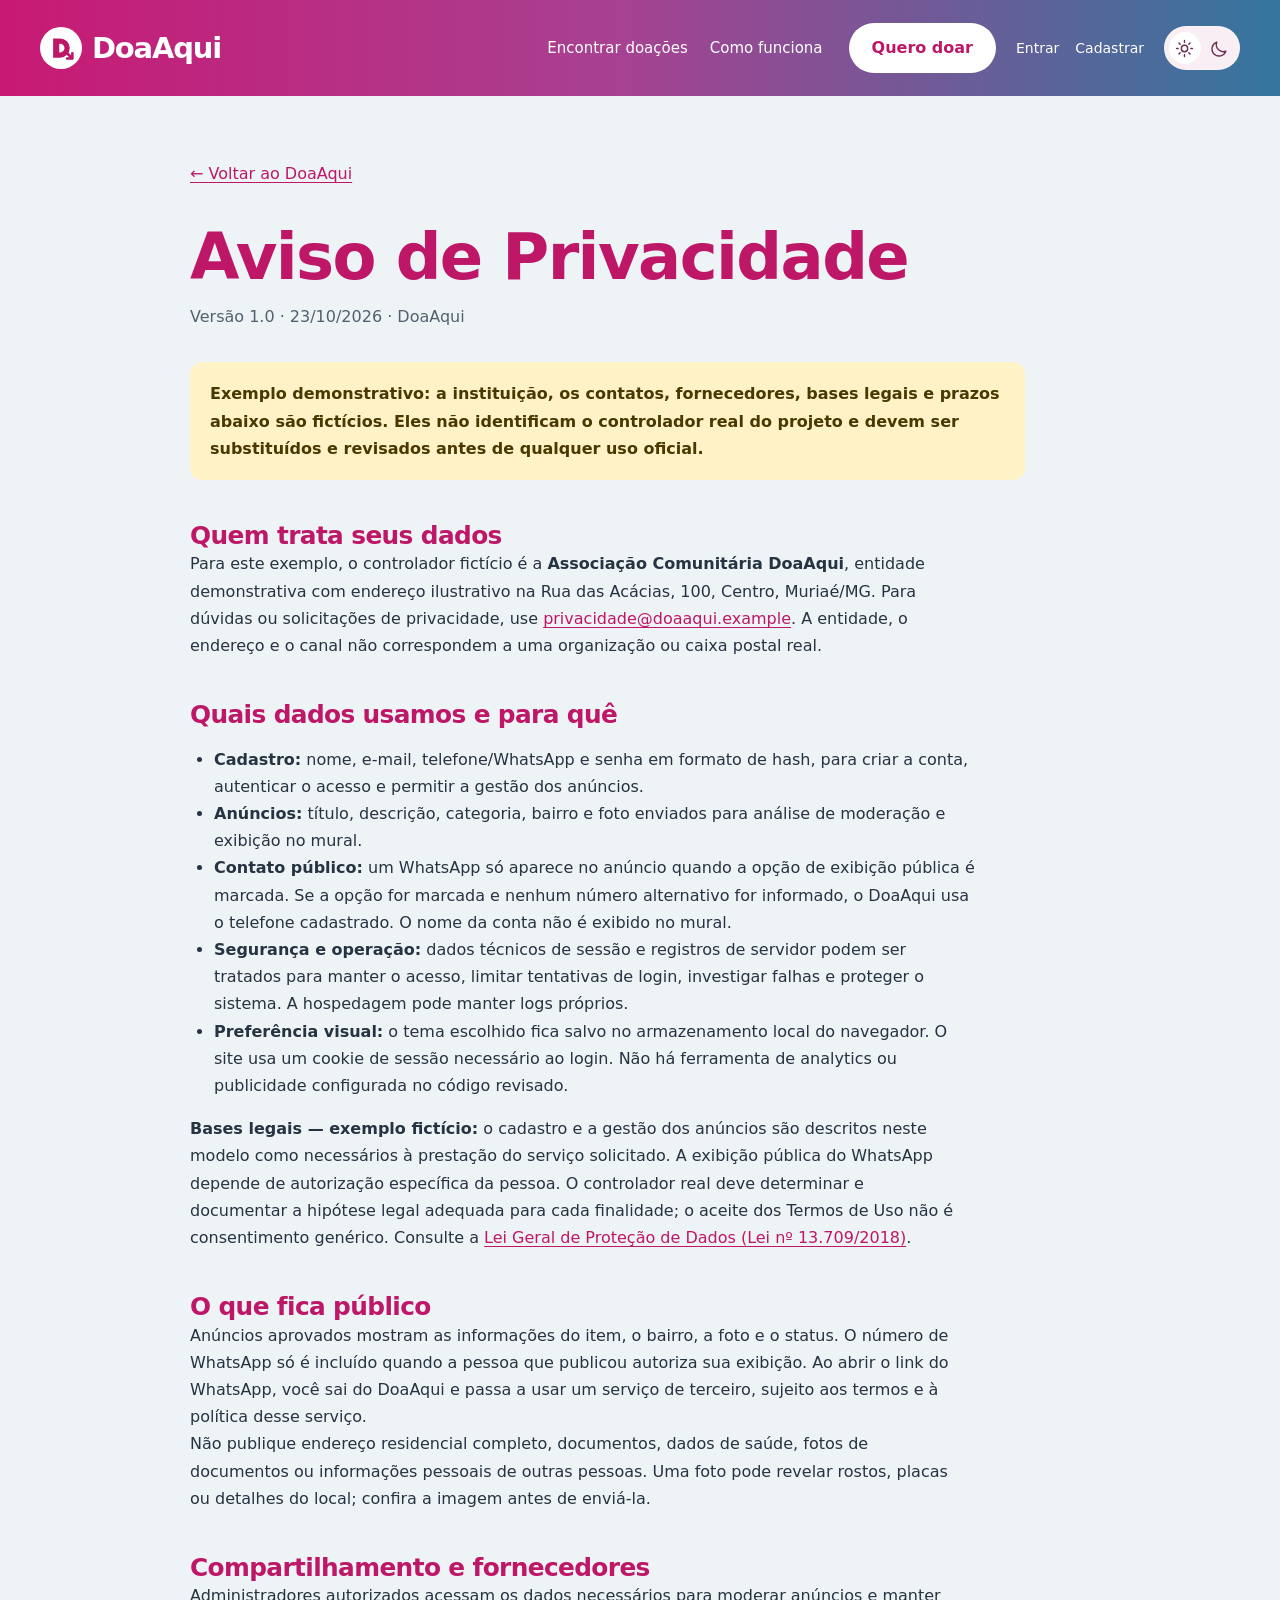
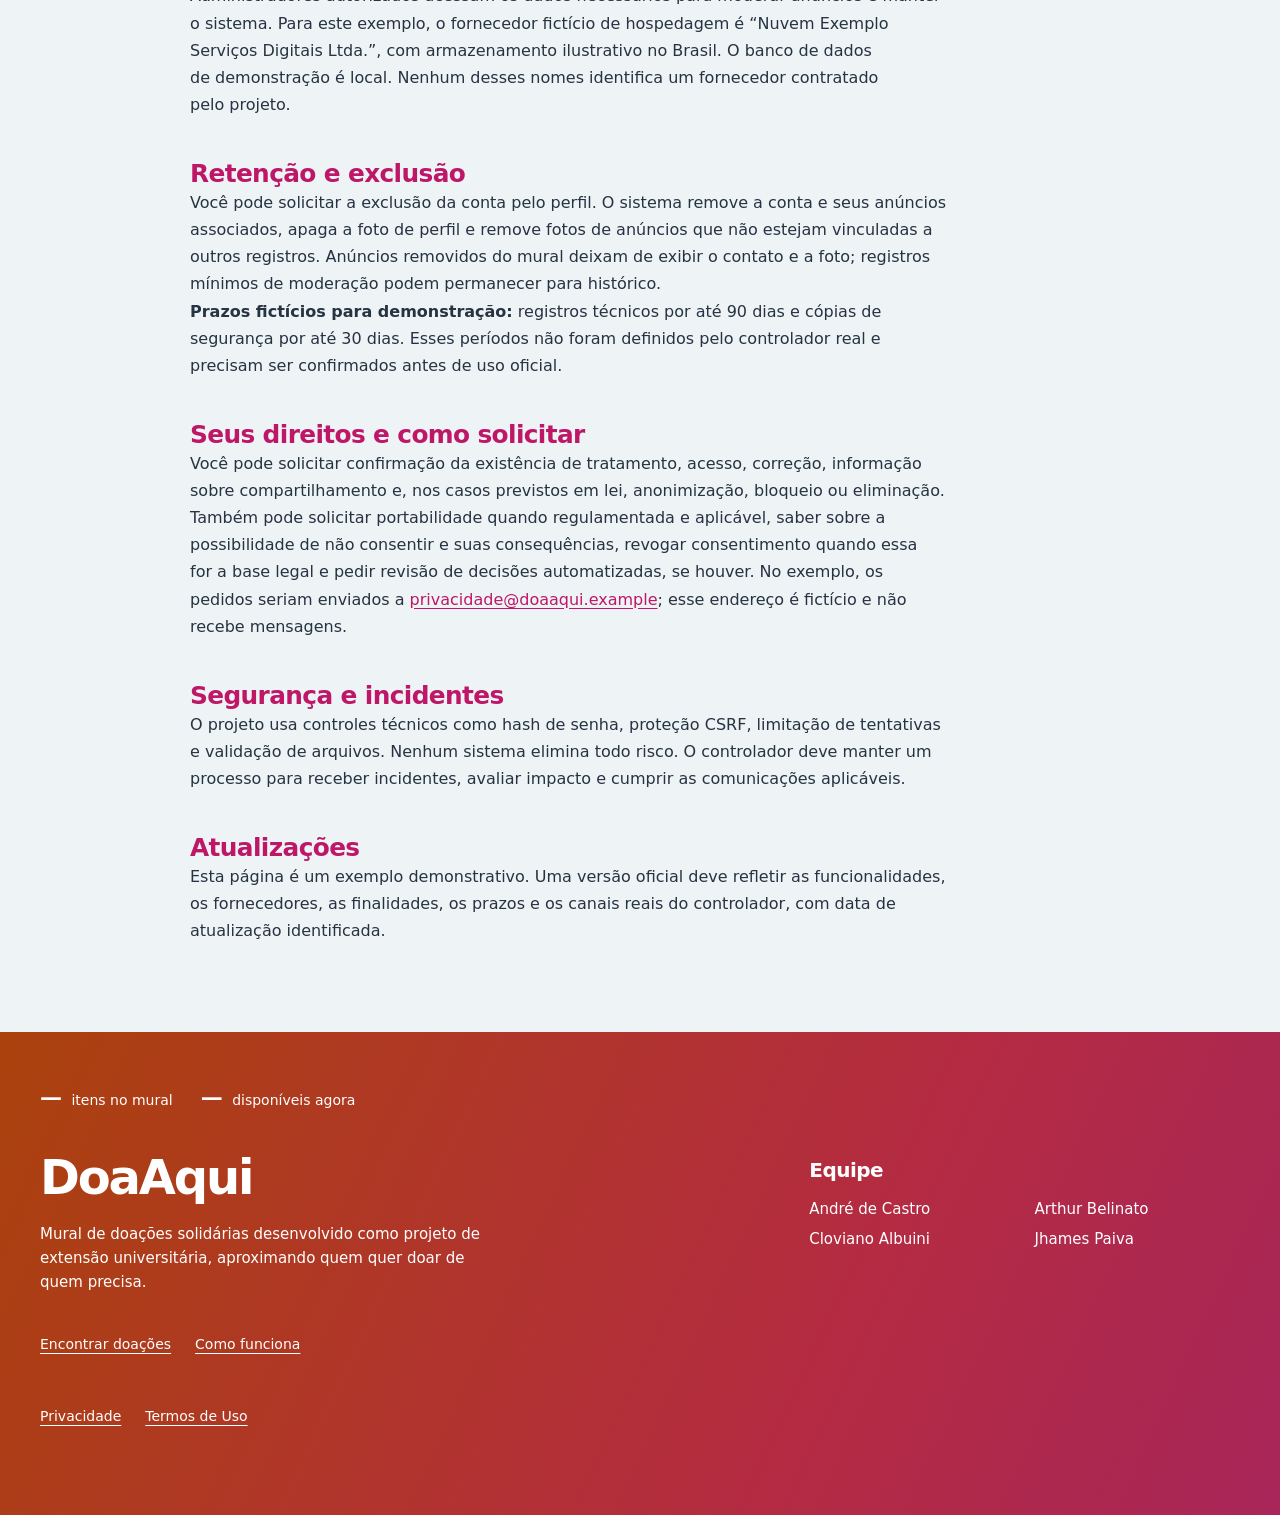
<file: doa-aqui/privacidade.html>
<!doctype html>
<html lang="pt-BR">
<head>
  <meta charset="utf-8">
  <meta name="viewport" content="width=device-width, initial-scale=1">
  <meta name="theme-color" content="#BE1768">
  <meta name="description" content="Saiba como o DoaAqui trata dados pessoais e como exercer seus direitos.">
  <meta name="doaaqui-api-base" content="http://localhost:8000/api">
  <meta name="doaaqui-uploads-base" content="http://localhost:8000">
  <title>Aviso de Privacidade — DoaAqui</title>
  <script src="js/theme.js"></script>
  <link rel="icon" href="assets/brand.svg" type="image/svg+xml">
  <link rel="stylesheet" href="css/identidade.css">
  <link rel="stylesheet" href="css/circular.css">
  <link rel="stylesheet" href="css/profile.css">
  <link rel="stylesheet" href="css/form-design.css">
  <link rel="stylesheet" href="css/theme.css">
  <link rel="stylesheet" href="css/polish-ui.css">
  <link rel="stylesheet" href="css/legal.css">
</head>
<body class="public-page">
  <a class="skip-link" href="#conteudo">Pular para o conteúdo</a>
  <header class="site">
    <div class="wrap">
      <a href="index.html" class="logo"><img class="mark" src="assets/brand.svg" width="36" height="36" alt="">DoaAqui</a>
      <button class="menu-toggle" type="button" aria-expanded="false" aria-controls="main-nav">Menu</button>
      <nav class="main" id="main-nav" aria-label="Navegação principal">
        <a href="index.html#mural">Encontrar doações</a>
        <a href="index.html#como-funciona">Como funciona</a>
        <a href="admin.html" id="nav-admin" hidden>Administração</a>
      </nav>
      <div class="header-actions">
        <a class="btn btn-gold" href="index.html?acao=doar">Quero doar</a>
        <div class="auth-area" id="auth-area">
          <div class="auth-links"><a href="index.html?acao=entrar">Entrar</a><a href="index.html?acao=cadastrar">Cadastrar</a></div>
        </div>
        <button type="button" id="theme-toggle" class="theme-toggle" role="switch" aria-checked="false" aria-label="Tema escuro" title="Ativar tema escuro" hidden><span class="theme-toggle-thumb" aria-hidden="true"></span><svg viewBox="0 0 24 24" aria-hidden="true"><circle cx="12" cy="12" r="4"/><path d="M12 2v2m0 16v2M2 12h2m16 0h2M5 5l1.5 1.5m11 11L19 19M5 19l1.5-1.5m11-11L19 5"/></svg><svg viewBox="0 0 24 24" aria-hidden="true"><path d="M20 15.5A9 9 0 0 1 8.5 4 9 9 0 1 0 20 15.5Z"/></svg></button>
      </div>
    </div>
  </header>

  <main id="conteudo" class="legal-page">
    <div class="wrap">
      <a class="legal-back" href="index.html">← Voltar ao DoaAqui</a>
      <h1>Aviso de Privacidade</h1>
      <p class="legal-meta">Versão 1.0 · 23/10/2026 · DoaAqui</p>
      <p class="legal-draft" role="status"><strong>Exemplo demonstrativo:</strong> a instituição, os contatos, fornecedores, bases legais e prazos abaixo são fictícios. Eles não identificam o controlador real do projeto e devem ser substituídos e revisados antes de qualquer uso oficial.</p>

      <h2>Quem trata seus dados</h2>
      <p>Para este exemplo, o controlador fictício é a <strong>Associação Comunitária DoaAqui</strong>, entidade demonstrativa com endereço ilustrativo na Rua das Acácias, 100, Centro, Muriaé/MG. Para dúvidas ou solicitações de privacidade, use <a href="mailto:privacidade@doaaqui.example">privacidade@doaaqui.example</a>. A entidade, o endereço e o canal não correspondem a uma organização ou caixa postal real.</p>

      <h2>Quais dados usamos e para quê</h2>
      <ul>
        <li><strong>Cadastro:</strong> nome, e-mail, telefone/WhatsApp e senha em formato de hash, para criar a conta, autenticar o acesso e permitir a gestão dos anúncios.</li>
        <li><strong>Anúncios:</strong> título, descrição, categoria, bairro e foto enviados para análise de moderação e exibição no mural.</li>
        <li><strong>Contato público:</strong> um WhatsApp só aparece no anúncio quando a opção de exibição pública é marcada. Se a opção for marcada e nenhum número alternativo for informado, o DoaAqui usa o telefone cadastrado. O nome da conta não é exibido no mural.</li>
        <li><strong>Segurança e operação:</strong> dados técnicos de sessão e registros de servidor podem ser tratados para manter o acesso, limitar tentativas de login, investigar falhas e proteger o sistema. A hospedagem pode manter logs próprios.</li>
        <li><strong>Preferência visual:</strong> o tema escolhido fica salvo no armazenamento local do navegador. O site usa um cookie de sessão necessário ao login. Não há ferramenta de analytics ou publicidade configurada no código revisado.</li>
      </ul>
      <p><strong>Bases legais — exemplo fictício:</strong> o cadastro e a gestão dos anúncios são descritos neste modelo como necessários à prestação do serviço solicitado. A exibição pública do WhatsApp depende de autorização específica da pessoa. O controlador real deve determinar e documentar a hipótese legal adequada para cada finalidade; o aceite dos Termos de Uso não é consentimento genérico. Consulte a <a href="https://www.planalto.gov.br/ccivil_03/_ato2015-2018/2018/lei/l13709.htm" target="_blank" rel="noopener noreferrer">Lei Geral de Proteção de Dados (Lei nº 13.709/2018)</a>.</p>

      <h2>O que fica público</h2>
      <p>Anúncios aprovados mostram as informações do item, o bairro, a foto e o status. O número de WhatsApp só é incluído quando a pessoa que publicou autoriza sua exibição. Ao abrir o link do WhatsApp, você sai do DoaAqui e passa a usar um serviço de terceiro, sujeito aos termos e à política desse serviço.</p>
      <p>Não publique endereço residencial completo, documentos, dados de saúde, fotos de documentos ou informações pessoais de outras pessoas. Uma foto pode revelar rostos, placas ou detalhes do local; confira a imagem antes de enviá-la.</p>

      <h2>Compartilhamento e fornecedores</h2>
      <p>Administradores autorizados acessam os dados necessários para moderar anúncios e manter o sistema. Para este exemplo, o fornecedor fictício de hospedagem é “Nuvem Exemplo Serviços Digitais Ltda.”, com armazenamento ilustrativo no Brasil. O banco de dados de demonstração é local. Nenhum desses nomes identifica um fornecedor contratado pelo projeto.</p>

      <h2>Retenção e exclusão</h2>
      <p>Você pode solicitar a exclusão da conta pelo perfil. O sistema remove a conta e seus anúncios associados, apaga a foto de perfil e remove fotos de anúncios que não estejam vinculadas a outros registros. Anúncios removidos do mural deixam de exibir o contato e a foto; registros mínimos de moderação podem permanecer para histórico.</p>
      <p><strong>Prazos fictícios para demonstração:</strong> registros técnicos por até 90 dias e cópias de segurança por até 30 dias. Esses períodos não foram definidos pelo controlador real e precisam ser confirmados antes de uso oficial.</p>

      <h2>Seus direitos e como solicitar</h2>
      <p>Você pode solicitar confirmação da existência de tratamento, acesso, correção, informação sobre compartilhamento e, nos casos previstos em lei, anonimização, bloqueio ou eliminação. Também pode solicitar portabilidade quando regulamentada e aplicável, saber sobre a possibilidade de não consentir e suas consequências, revogar consentimento quando essa for a base legal e pedir revisão de decisões automatizadas, se houver. No exemplo, os pedidos seriam enviados a <a href="mailto:privacidade@doaaqui.example">privacidade@doaaqui.example</a>; esse endereço é fictício e não recebe mensagens.</p>

      <h2>Segurança e incidentes</h2>
      <p>O projeto usa controles técnicos como hash de senha, proteção CSRF, limitação de tentativas e validação de arquivos. Nenhum sistema elimina todo risco. O controlador deve manter um processo para receber incidentes, avaliar impacto e cumprir as comunicações aplicáveis.</p>

      <h2>Atualizações</h2>
      <p>Esta página é um exemplo demonstrativo. Uma versão oficial deve refletir as funcionalidades, os fornecedores, as finalidades, os prazos e os canais reais do controlador, com data de atualização identificada.</p>
    </div>
  </main>

  <footer>
    <div class="community-count wrap" id="legal-community-count" hidden><span><b id="stat-total">—</b> itens no mural</span><span><b id="stat-disponiveis">—</b> disponíveis agora</span></div>
    <div class="wrap footer-grid">
      <div>
        <a class="footer-wordmark" href="index.html">DoaAqui</a>
        <p>Mural de doações solidárias desenvolvido como projeto de extensão universitária, aproximando quem quer doar de quem precisa.</p>
      </div>
      <div>
        <h3>Equipe</h3>
        <ul class="team-list">
          <li>André de Castro</li>
          <li>Arthur Belinato</li>
          <li>Cloviano Albuini</li>
          <li>Jhames Paiva</li>
        </ul>
      </div>
    </div>
    <div class="wrap footer-nav"><a href="index.html#mural">Encontrar doações</a><a href="index.html#como-funciona">Como funciona</a></div>
    <div class="wrap footer-nav legal-nav"><a href="privacidade.html" aria-current="page">Privacidade</a><a href="termos.html">Termos de Uso</a></div>
    <div class="wrap foot-bottom">
      <span>Análise e Desenvolvimento de Sistemas — Extensão Universitária III</span>
      <span>Feito para conectar a comunidade de Muriaé</span>
    </div>
  </footer>
  <script src="js/api.js"></script>
  <script src="js/interface.js"></script>
  <script src="js/reveal.js"></script>
  <script src="js/legal.js"></script>
</body>
</html>
</file>
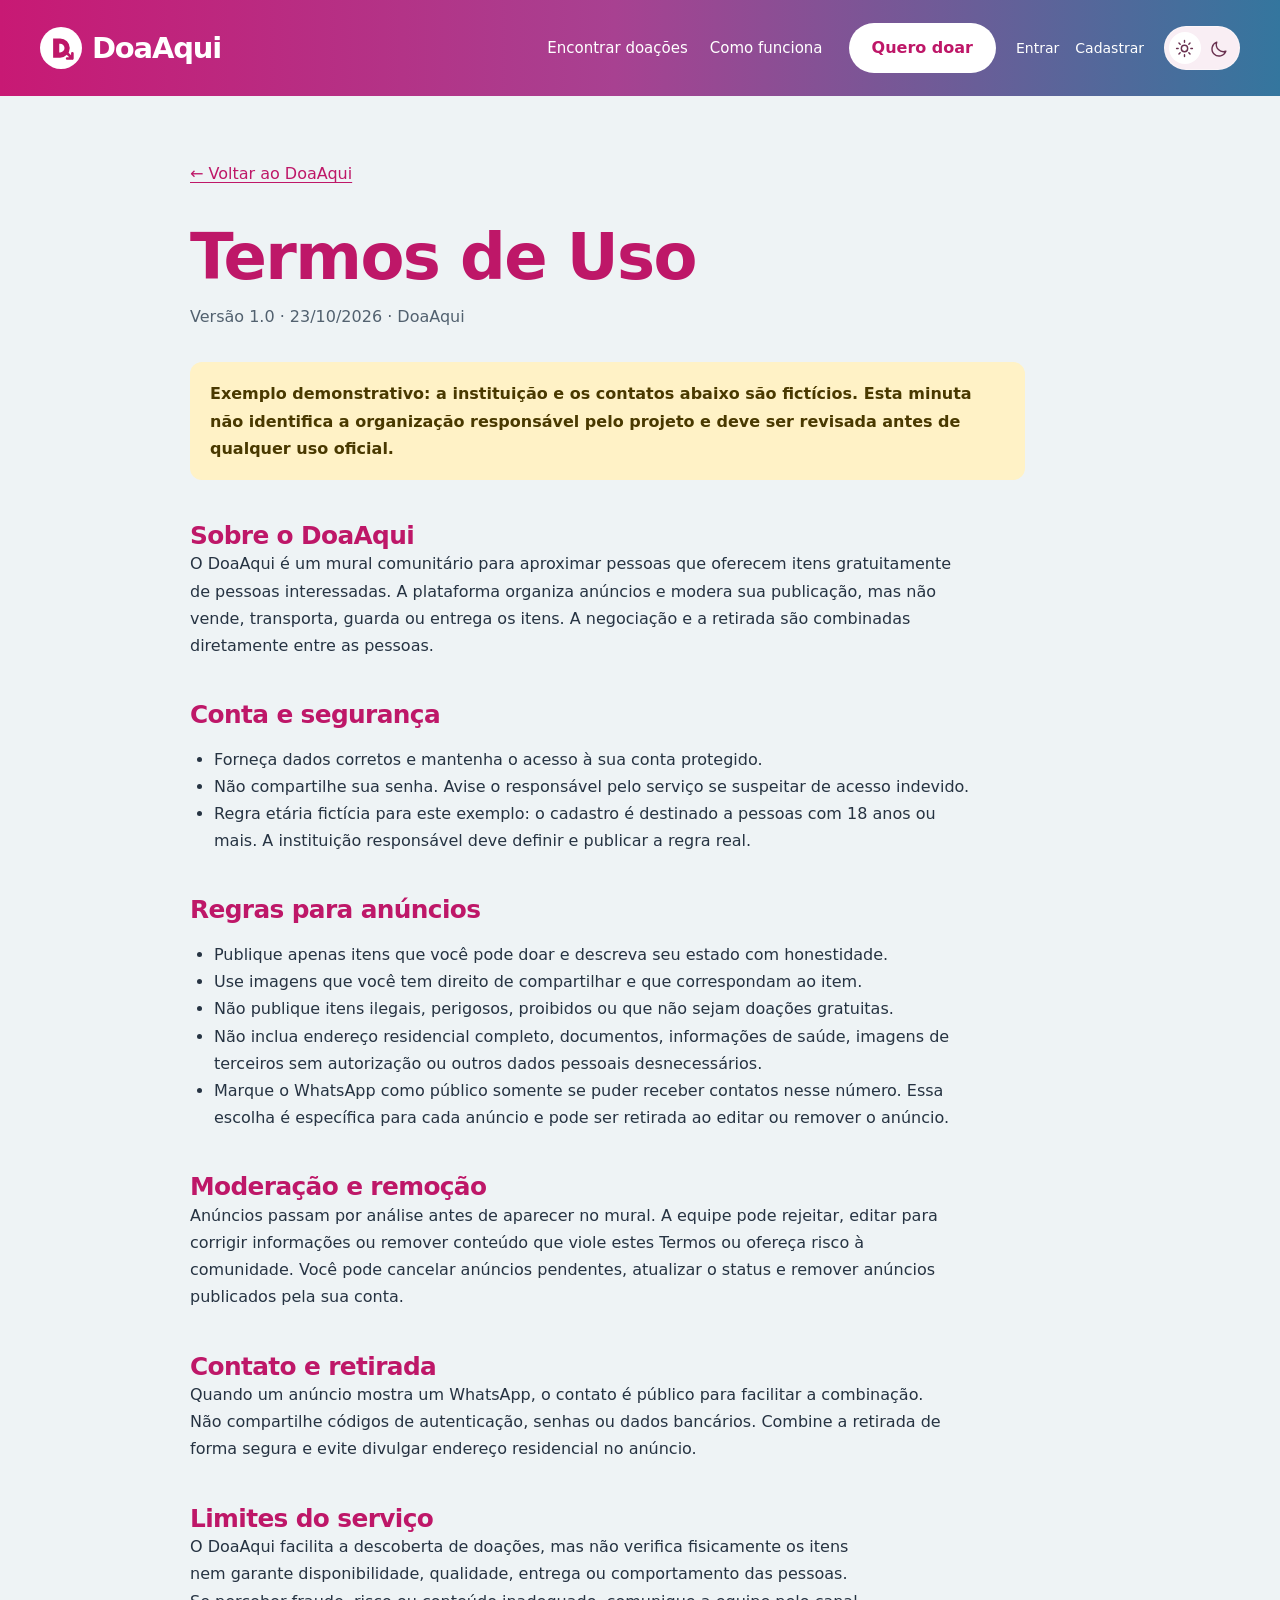
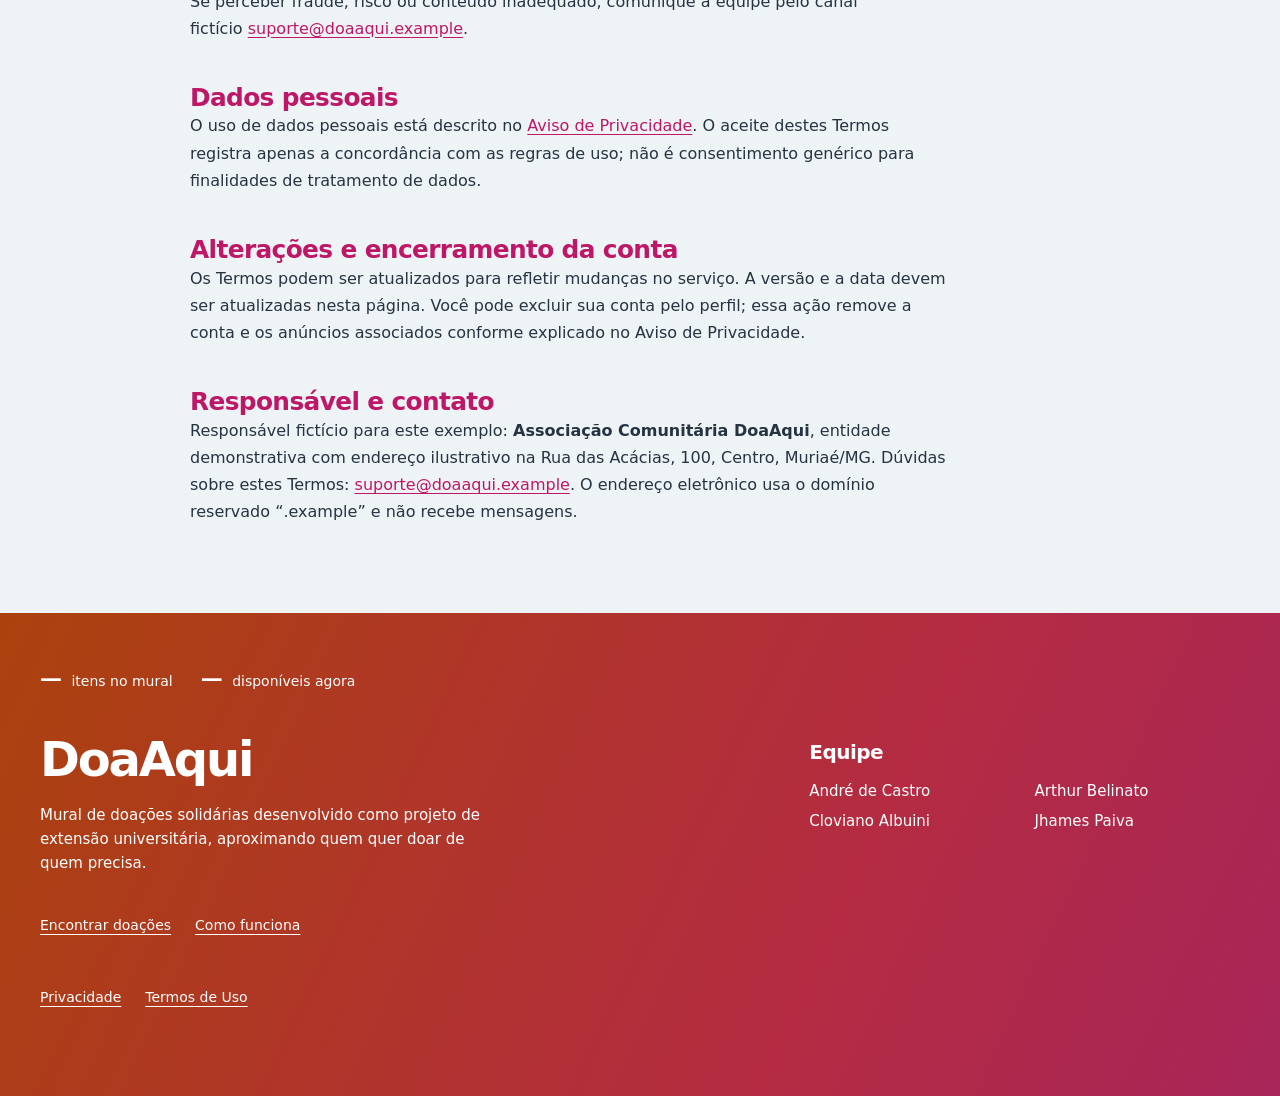
<file: doa-aqui/termos.html>
<!doctype html>
<html lang="pt-BR">
<head>
  <meta charset="utf-8">
  <meta name="viewport" content="width=device-width, initial-scale=1">
  <meta name="theme-color" content="#BE1768">
  <meta name="description" content="Regras de uso do mural de doações solidárias DoaAqui.">
  <meta name="doaaqui-api-base" content="http://localhost:8000/api">
  <meta name="doaaqui-uploads-base" content="http://localhost:8000">
  <title>Termos de Uso — DoaAqui</title>
  <script src="js/theme.js"></script>
  <link rel="icon" href="assets/brand.svg" type="image/svg+xml">
  <link rel="stylesheet" href="css/identidade.css">
  <link rel="stylesheet" href="css/circular.css">
  <link rel="stylesheet" href="css/profile.css">
  <link rel="stylesheet" href="css/form-design.css">
  <link rel="stylesheet" href="css/theme.css">
  <link rel="stylesheet" href="css/polish-ui.css">
  <link rel="stylesheet" href="css/legal.css">
</head>
<body class="public-page">
  <a class="skip-link" href="#conteudo">Pular para o conteúdo</a>
  <header class="site">
    <div class="wrap">
      <a href="index.html" class="logo"><img class="mark" src="assets/brand.svg" width="36" height="36" alt="">DoaAqui</a>
      <button class="menu-toggle" type="button" aria-expanded="false" aria-controls="main-nav">Menu</button>
      <nav class="main" id="main-nav" aria-label="Navegação principal">
        <a href="index.html#mural">Encontrar doações</a>
        <a href="index.html#como-funciona">Como funciona</a>
        <a href="admin.html" id="nav-admin" hidden>Administração</a>
      </nav>
      <div class="header-actions">
        <a class="btn btn-gold" href="index.html?acao=doar">Quero doar</a>
        <div class="auth-area" id="auth-area">
          <div class="auth-links"><a href="index.html?acao=entrar">Entrar</a><a href="index.html?acao=cadastrar">Cadastrar</a></div>
        </div>
        <button type="button" id="theme-toggle" class="theme-toggle" role="switch" aria-checked="false" aria-label="Tema escuro" title="Ativar tema escuro" hidden><span class="theme-toggle-thumb" aria-hidden="true"></span><svg viewBox="0 0 24 24" aria-hidden="true"><circle cx="12" cy="12" r="4"/><path d="M12 2v2m0 16v2M2 12h2m16 0h2M5 5l1.5 1.5m11 11L19 19M5 19l1.5-1.5m11-11L19 5"/></svg><svg viewBox="0 0 24 24" aria-hidden="true"><path d="M20 15.5A9 9 0 0 1 8.5 4 9 9 0 1 0 20 15.5Z"/></svg></button>
      </div>
    </div>
  </header>

  <main id="conteudo" class="legal-page">
    <div class="wrap">
      <a class="legal-back" href="index.html">← Voltar ao DoaAqui</a>
      <h1>Termos de Uso</h1>
      <p class="legal-meta">Versão 1.0 · 23/10/2026 · DoaAqui</p>
      <p class="legal-draft" role="status"><strong>Exemplo demonstrativo:</strong> a instituição e os contatos abaixo são fictícios. Esta minuta não identifica a organização responsável pelo projeto e deve ser revisada antes de qualquer uso oficial.</p>

      <h2>Sobre o DoaAqui</h2>
      <p>O DoaAqui é um mural comunitário para aproximar pessoas que oferecem itens gratuitamente de pessoas interessadas. A plataforma organiza anúncios e modera sua publicação, mas não vende, transporta, guarda ou entrega os itens. A negociação e a retirada são combinadas diretamente entre as pessoas.</p>

      <h2>Conta e segurança</h2>
      <ul>
        <li>Forneça dados corretos e mantenha o acesso à sua conta protegido.</li>
        <li>Não compartilhe sua senha. Avise o responsável pelo serviço se suspeitar de acesso indevido.</li>
        <li>Regra etária fictícia para este exemplo: o cadastro é destinado a pessoas com 18 anos ou mais. A instituição responsável deve definir e publicar a regra real.</li>
      </ul>

      <h2>Regras para anúncios</h2>
      <ul>
        <li>Publique apenas itens que você pode doar e descreva seu estado com honestidade.</li>
        <li>Use imagens que você tem direito de compartilhar e que correspondam ao item.</li>
        <li>Não publique itens ilegais, perigosos, proibidos ou que não sejam doações gratuitas.</li>
        <li>Não inclua endereço residencial completo, documentos, informações de saúde, imagens de terceiros sem autorização ou outros dados pessoais desnecessários.</li>
        <li>Marque o WhatsApp como público somente se puder receber contatos nesse número. Essa escolha é específica para cada anúncio e pode ser retirada ao editar ou remover o anúncio.</li>
      </ul>

      <h2>Moderação e remoção</h2>
      <p>Anúncios passam por análise antes de aparecer no mural. A equipe pode rejeitar, editar para corrigir informações ou remover conteúdo que viole estes Termos ou ofereça risco à comunidade. Você pode cancelar anúncios pendentes, atualizar o status e remover anúncios publicados pela sua conta.</p>

      <h2>Contato e retirada</h2>
      <p>Quando um anúncio mostra um WhatsApp, o contato é público para facilitar a combinação. Não compartilhe códigos de autenticação, senhas ou dados bancários. Combine a retirada de forma segura e evite divulgar endereço residencial no anúncio.</p>

      <h2>Limites do serviço</h2>
      <p>O DoaAqui facilita a descoberta de doações, mas não verifica fisicamente os itens nem garante disponibilidade, qualidade, entrega ou comportamento das pessoas. Se perceber fraude, risco ou conteúdo inadequado, comunique a equipe pelo canal fictício <a href="mailto:suporte@doaaqui.example">suporte@doaaqui.example</a>.</p>

      <h2>Dados pessoais</h2>
      <p>O uso de dados pessoais está descrito no <a href="privacidade.html">Aviso de Privacidade</a>. O aceite destes Termos registra apenas a concordância com as regras de uso; não é consentimento genérico para finalidades de tratamento de dados.</p>

      <h2>Alterações e encerramento da conta</h2>
      <p>Os Termos podem ser atualizados para refletir mudanças no serviço. A versão e a data devem ser atualizadas nesta página. Você pode excluir sua conta pelo perfil; essa ação remove a conta e os anúncios associados conforme explicado no Aviso de Privacidade.</p>

      <h2>Responsável e contato</h2>
      <p>Responsável fictício para este exemplo: <strong>Associação Comunitária DoaAqui</strong>, entidade demonstrativa com endereço ilustrativo na Rua das Acácias, 100, Centro, Muriaé/MG. Dúvidas sobre estes Termos: <a href="mailto:suporte@doaaqui.example">suporte@doaaqui.example</a>. O endereço eletrônico usa o domínio reservado “.example” e não recebe mensagens.</p>
    </div>
  </main>

  <footer>
    <div class="community-count wrap" id="legal-community-count" hidden><span><b id="stat-total">—</b> itens no mural</span><span><b id="stat-disponiveis">—</b> disponíveis agora</span></div>
    <div class="wrap footer-grid">
      <div>
        <a class="footer-wordmark" href="index.html">DoaAqui</a>
        <p>Mural de doações solidárias desenvolvido como projeto de extensão universitária, aproximando quem quer doar de quem precisa.</p>
      </div>
      <div>
        <h3>Equipe</h3>
        <ul class="team-list">
          <li>André de Castro</li>
          <li>Arthur Belinato</li>
          <li>Cloviano Albuini</li>
          <li>Jhames Paiva</li>
        </ul>
      </div>
    </div>
    <div class="wrap footer-nav"><a href="index.html#mural">Encontrar doações</a><a href="index.html#como-funciona">Como funciona</a></div>
    <div class="wrap footer-nav legal-nav"><a href="privacidade.html">Privacidade</a><a href="termos.html" aria-current="page">Termos de Uso</a></div>
    <div class="wrap foot-bottom">
      <span>Análise e Desenvolvimento de Sistemas — Extensão Universitária III</span>
      <span>Feito para conectar a comunidade de Muriaé</span>
    </div>
  </footer>
  <script src="js/api.js"></script>
  <script src="js/interface.js"></script>
  <script src="js/reveal.js"></script>
  <script src="js/legal.js"></script>
</body>
</html>
</file>
<file: doa-aqui/css/identidade.css>
:root {
  --forest:#1a2039;
  --forest-light:#303a60;
  --forest-pale:#e7eaf3;
  --gold:#f9a3c0;
  --gold-pale:#fce4ed;
  --brick:#a32e4a;
  --brick-pale:#fce5eb;
  --gray:#555e77;
  --gray-pale:#edf0f5;
  --paper:#f5f6f9;
  --paper-alt:#e8eaf1;
  --ink:#1a2039;
  --ink-soft:#535d76;
  --line:#c4cad8;
  --white:#fff;
  --radius:0;
  --body-font:'General Sans',Arial,sans-serif;
  --pink:#f9a3c0
}
* {
  box-sizing:border-box
}
html {
  scroll-behavior:smooth;
  scroll-padding-top:100px
}
body {
  margin:0;
  background:var(--paper);
  color:var(--ink);
  font:16px/1.6 var(--body-font)
}
h1,h2,h3,h4,p {
  margin:0
}
h1,h2,h3,h4 {
  line-height:1.1;
  letter-spacing:-.04em;
  text-wrap:balance
}
h2 {
  font-size:clamp(34px,4.4vw,62px)
}
h3 {
  font-size:24px
}
p {
  text-wrap:pretty
}
a {
  color:inherit
}
button,input,select,textarea {
  font:inherit
}
button,a,input,select,textarea {
  -webkit-tap-highlight-color:transparent
}
button {
  cursor:pointer
}
button:disabled {
  cursor:wait;
  opacity:.6
}
img {
  display:block;
  max-width:100%
}
button {
  border:0
}
a,button {
  touch-action:manipulation
}
:focus-visible {
  outline:3px solid #c74677;
  outline-offset:4px
}
::selection {
  background:var(--pink);
  color:var(--forest)
}
.wrap {
  width:min(100% - 64px,1320px);
  margin:auto
}
.sr-only {
  position:absolute;
  width:1px;
  height:1px;
  padding:0;
  margin:-1px;
  overflow:hidden;
  clip:rect(0,0,0,0);
  white-space:nowrap
}
.skip-link {
  position:fixed;
  top:-100px;
  left:20px;
  z-index:300;
  padding:12px;
  background:var(--pink)
}
.skip-link:focus {
  top:12px
}
.site {
  background:var(--forest);
  color:var(--white)
}
.site>.wrap {
  min-height:96px;
  display:flex;
  align-items:center;
  gap:38px
}
.logo {
  display:inline-flex;
  align-items:center;
  gap:10px;
  font-size:25px;
  font-weight:700;
  letter-spacing:-1px;
  text-decoration:none;
  white-space:nowrap
}
.mark {
  width:36px;
  height:36px
}
.main {
  display:flex;
  gap:26px;
  margin-left:auto;
  align-items:center
}
.main a {
  font-size:15px;
  text-decoration:none;
  color:#d7dcec;
  white-space:nowrap
}
.main a:hover,.main a.active {
  color:var(--pink)
}
.header-actions {
  display:flex;
  align-items:center;
  gap:24px
}
.btn {
  display:inline-flex;
  justify-content:center;
  align-items:center;
  gap:18px;
  min-height:48px;
  padding:12px 23px;
  border:0;
  border-radius:100px;
  font-weight:600;
  font-size:15px;
  text-decoration:none;
  transition:transform .2s,opacity .2s;
  background:var(--forest);
  color:white
}
.btn:hover {
  transform:translateY(-2px)
}
.btn:active {
  transform:translateY(1px)
}
.btn-gold {
  background:var(--pink);
  color:var(--forest)
}
.btn-forest {
  background:var(--forest);
  color:white
}
.btn-ghost {
  background:var(--paper-alt);
  color:var(--ink)
}
.btn-brick {
  background:var(--brick);
  color:white
}
.btn-sm {
  min-height:40px;
  padding:8px 16px
}
.auth-links,.auth-user {
  display:flex;
  align-items:center;
  gap:14px;
  font-size:14px
}
.auth-links a {
  text-decoration:none
}
.auth-links a:last-child {
  color:var(--pink)
}
.user-chip {
  display:flex;
  gap:8px;
  align-items:center
}
.avatar {
  width:30px;
  height:30px;
  background:var(--forest-light);
  display:grid;
  place-items:center;
  border-radius:50%;
  color:var(--pink)
}
.link-btn {
  background:none;
  color:inherit;
  padding:8px 0;
  font-size:14px
}
.link-btn:hover {
  text-decoration:underline
}
.menu-toggle {
  display:none;
  background:var(--forest-light);
  color:white;
  border-radius:100px;
  padding:10px 16px;
  min-height:44px
}
.hero {
  background:var(--forest);
  color:var(--pink);
  padding:55px 0 44px;
  overflow:hidden
}
.hero h1 {
  font-size:clamp(76px,11.6vw,165px);
  line-height:.93;
  font-weight:600;
  letter-spacing:-.065em
}
.hero-second {
  display:flex;
  align-items:center;
  gap:35px;
  margin-top:20px;
  white-space:nowrap
}
.hero-window {
  height:.89em;
  width:38%;
  flex-shrink:0;
  overflow:hidden;
  border-radius:100px;
  display:block;
  background:#dfb6be
}
.hero-window img {
  width:100%;
  height:100%;
  object-fit:cover;
  object-position:50% 53%;
  animation:photo-drift 12s ease-in-out infinite alternate
}
.hero-bottom {
  display:flex;
  justify-content:space-between;
  align-items:center;
  gap:40px;
  margin-top:42px
}
.lead {
  max-width:560px;
  color:#f0e6ed;
  font-size:19px;
  line-height:1.6
}
.hero-action {
  min-height:58px;
  padding:16px 28px;
  font-size:17px
}
.hero-action span {
  font-size:25px
}
.stat-row {
  display:flex;
  align-items:end;
  gap:54px;
  margin-top:54px
}
.stat {
  display:flex;
  align-items:baseline;
  gap:12px
}
.stat b {
  font-size:34px;
  font-weight:500;
  letter-spacing:-.05em
}
.stat span {
  font-size:14px;
  color:#d8dbea
}
.stat-row>p {
  margin-left:auto;
  color:#d8dbea;
  font-size:14px;
  line-height:1.5
}
.mural {
  padding:104px 0 120px
}
.mural-head {
  display:flex;
  align-items:end;
  justify-content:space-between
}
.mural-head p {
  color:var(--ink-soft);
  margin-top:15px
}
.search-box {
  display:flex;
  max-width:100%;
  margin:30px 0 36px;
  background:white;
  padding:8px;
  gap:8px;
  border-radius:100px
}
.search-box input {
  min-width:0;
  flex:1;
  border:0;
  border-radius:100px;
  background:transparent;
  padding:10px 20px;
  outline-offset:0;
  color:var(--ink);
  font-size:17px
}
.search-box button {
  border-radius:100px;
  background:var(--forest);
  color:white;
  padding:12px 32px;
  font-weight:600
}
.mural-layout {
  display:grid;
  grid-template-columns:220px minmax(0,1fr);
  gap:44px
}
.filters {
  align-self:start;
  background:#eaedf4;
  padding:24px;
  position:sticky;
  top:24px
}
.filters h3 {
  font-size:20px;
  margin-bottom:28px
}
.filter-group {
  margin-bottom:26px
}
.label {
  display:block;
  font-size:14px;
  font-weight:700;
  margin-bottom:10px
}
.chip-option {
  display:flex;
  align-items:center;
  gap:9px;
  margin:6px 0;
  font-size:15px;
  min-height:32px;
  cursor:pointer
}
.chip-option input {
  width:17px;
  height:17px;
  accent-color:var(--forest);
  margin:0;
  flex-shrink:0
}
.filter-select {
  width:100%;
  padding:10px 8px;
  background:white;
  border:0;
  color:var(--ink);
  font-size:14px
}
.clear-filters {
  background:transparent;
  text-decoration:underline;
  padding:8px 0;
  color:var(--ink-soft);
  font-size:14px
}
.grid {
  display:grid;
  grid-template-columns:repeat(3,minmax(0,1fr));
  gap:32px 22px
}
.card {
  min-width:0;
  background:white;
  cursor:pointer;
  transition:transform .25s;
  animation:card-in .4s ease both
}
.card:hover {
  transform:translateY(-5px)
}
.photo {
  position:relative;
  aspect-ratio:1.22;
  overflow:hidden;
  background:var(--paper-alt)
}
.photo img {
  height:100%;
  width:100%;
  object-fit:cover;
  transition:transform .4s
}
.card:hover .photo img {
  transform:scale(1.045)
}
.status-tag,.new-badge {
  position:absolute;
  bottom:12px;
  left:12px;
  font-size:12px;
  font-weight:600;
  padding:5px 11px;
  border-radius:100px
}
.status-disponivel {
  background:#e0f0e9;
  color:#205443
}
.status-reservado {
  background:#fff0ca;
  color:#634908
}
.status-doado {
  background:#e7eaf3;
  color:#424c68
}
.new-badge {
  top:12px;
  bottom:auto;
  background:var(--pink)
}
.card .body {
  padding:19px
}
.cat-label {
  font-size:13px;
  color:var(--ink-soft)
}
.card h3 {
  font-size:21px;
  line-height:1.2;
  letter-spacing:-.035em;
  margin:7px 0 10px;
  overflow-wrap:anywhere
}
.desc {
  font-size:14px;
  color:var(--ink-soft);
  display:-webkit-box;
  -webkit-line-clamp:2;
  -webkit-box-orient:vertical;
  overflow:hidden;
  line-height:1.55
}
.meta {
  display:flex;
  justify-content:space-between;
  gap:10px;
  margin-top:20px;
  font-size:12px;
  color:var(--ink-soft)
}
.card-link {
  display:block;
  margin-top:15px;
  font-weight:600;
  font-size:14px
}
.empty-state,.loading-state {
  grid-column:1/-1;
  background:white;
  padding:65px 35px;
  text-align:center;
  color:var(--ink-soft);
  align-self:start
}
.empty-state b {
  display:block;
  color:var(--ink);
  font-size:28px;
  line-height:1.2;
  margin-bottom:15px
}
.empty-state .btn {
  margin-top:24px
}
.loading-state {
  animation:pulse 1.2s infinite alternate
}
.mural-intro {
  margin-bottom:25px
}
.how {
  background:var(--pink);
  padding:100px 0 110px
}
.how .wrap {
  display:grid;
  grid-template-columns:1fr 1.2fr;
  column-gap:90px
}
.how h2 {
  grid-column:1;
  align-self:end
}
.how .sub {
  grid-column:1;
  max-width:360px;
  font-size:18px;
  margin-top:25px
}
.steps {
  grid-column:2;
  grid-row:1/4;
  display:flex;
  flex-direction:column;
  gap:36px
}
.step {
  display:grid;
  grid-template-columns:190px 1fr;
  gap:28px
}
.step h3 {
  font-size:27px;
  font-weight:600
}
.step p {
  font-size:16px;
  line-height:1.65
}
.step:nth-child(2) {
  padding-left:20px
}
.step:nth-child(3) {
  padding-left:40px
}
footer {
  background:var(--forest);
  color:#e2e6f0;
  padding:65px 0 25px;
  overflow:hidden
}
.footer-grid {
  display:grid;
  grid-template-columns:2fr 1fr;
  gap:100px
}
.footer-wordmark {
  display:inline-block;
  font-size:clamp(60px,11vw,155px);
  line-height:1.1;
  letter-spacing:-.07em;
  font-weight:600;
  color:var(--pink);
  text-decoration:none;
  margin-bottom:25px
}
.footer-grid p {
  max-width:460px;
  font-size:16px
}
.footer-grid h3 {
  font-size:20px;
  color:var(--pink);
  margin:18px 0
}
.team-list {
  list-style:none;
  padding:0;
  line-height:2;
  margin:0
}
.foot-bottom {
  display:flex;
  justify-content:space-between;
  gap:20px;
  margin-top:55px;
  font-size:13px;
  color:#b9c0d6
}
.overlay {
  position:fixed;
  inset:0;
  background:rgb(11 17 36 / .7);
  display:none;
  align-items:flex-start;
  justify-content:center;
  z-index:100;
  padding:35px 20px;
  overflow-y:auto;
  overscroll-behavior:contain
}
.overlay.open {
  display:flex
}
.modal {
  width:100%;
  max-width:600px;
  margin:auto;
  background:white;
  color:var(--ink);
  border-radius:16px;
  overflow:hidden;
  animation:card-in .2s ease
}
.modal-head {
  display:flex;
  align-items:center;
  justify-content:space-between;
  gap:20px;
  padding:25px 30px;
  background:var(--forest);
  color:var(--pink)
}
.modal-head h3 {
  font-size:27px
}
.modal-close {
  display:grid;
  place-items:center;
  min-width:42px;
  min-height:42px;
  background:var(--forest-light);
  color:white;
  border-radius:100px;
  font-size:28px;
  line-height:1
}
.modal-body {
  padding:30px
}
.form-intro {
  color:var(--ink-soft);
  margin-bottom:25px
}
.field {
  margin-bottom:20px
}
.field label {
  display:block;
  margin-bottom:7px;
  font-size:14px;
  font-weight:600
}
.field input:not([type=file]),.field textarea,.field select {
  display:block;
  width:100%;
  min-height:49px;
  padding:12px 14px;
  border:1px solid var(--line);
  background:var(--paper);
  border-radius:6px;
  color:var(--ink);
  font-size:16px
}
.field textarea {
  min-height:120px;
  resize:vertical
}
.field input:focus,.field textarea:focus,.field select:focus {
  background:white
}
.field-row {
  display:grid;
  grid-template-columns:1fr 1fr;
  gap:18px
}
.upload-box {
  padding:25px;
  background:var(--paper);
  text-align:center;
  cursor:pointer;
  border-radius:6px
}
.upload-box b,.upload-box span {
  display:block
}
.upload-box b {
  font-size:16px
}
.upload-box span {
  font-size:13px;
  margin-top:8px;
  color:var(--ink-soft)
}
.upload-box:hover {
  background:var(--forest-pale)
}
.hint {
  font-size:14px;
  color:var(--ink-soft);
  line-height:1.6
}
.hint a {
  font-weight:600;
  color:var(--ink)
}
.modal-actions {
  display:flex;
  flex-wrap:wrap;
  gap:12px;
  margin-top:22px
}
.detail-photo {
  width:100%;
  height:290px;
  object-fit:cover;
  background:var(--paper-alt);
  margin-bottom:25px
}
.detail-tags {
  display:flex;
  flex-wrap:wrap;
  gap:10px;
  margin-bottom:18px
}
.pill {
  padding:5px 12px;
  font-size:13px;
  border-radius:100px;
  background:var(--forest-pale)
}
.pill-status-disponivel {
  background:#e0f0e9;
  color:#205443
}
.pill-status-reservado {
  background:#fff0ca;
  color:#634908
}
.pill-status-doado {
  background:var(--paper-alt)
}
.detail-desc {
  margin:16px 0 24px;
  white-space:pre-line;
  overflow-wrap:anywhere
}
.detail-meta {
  display:grid;
  grid-template-columns:1fr 1fr;
  gap:20px;
  padding:22px;
  background:var(--paper);
  font-size:13px;
  color:var(--ink-soft)
}
.detail-meta b {
  display:block;
  font-size:15px;
  color:var(--ink);
  overflow-wrap:anywhere
}
#mine-overlay .modal {
  max-width:850px
}
.mine-subtitle {
  font-size:21px;
  margin:25px 0 18px
}
.mine-subtitle:first-child {
  margin-top:0
}
.toast {
  position:fixed;
  bottom:25px;
  left:50%;
  transform:translate(-50%,20px);
  background:var(--forest);
  color:white;
  padding:16px 24px;
  border-radius:12px;
  z-index:200;
  display:flex;
  gap:12px;
  align-items:center;
  max-width:min(90vw,650px);
  opacity:0;
  visibility:hidden;
  transition:transform .2s,opacity .2s
}
.toast.show {
  transform:translate(-50%,0);
  opacity:1;
  visibility:visible
}
.dot {
  width:8px;
  height:8px;
  border-radius:50%;
  background:var(--pink);
  flex-shrink:0
}
.admin-section {
  padding:65px 0 90px;
  min-height:70vh
}
.admin-head {
  margin-bottom:35px
}
.admin-head h1 {
  font-size:clamp(38px,5vw,66px)
}
.admin-head p {
  color:var(--ink-soft);
  margin-top:18px
}
.admin-stats {
  display:grid;
  grid-template-columns:repeat(4,1fr);
  gap:18px;
  margin-bottom:40px
}
.admin-stat {
  background:white;
  padding:28px
}
.admin-stat:first-child {
  background:var(--pink)
}
.admin-stat b {
  display:block;
  font-size:45px;
  font-weight:600;
  letter-spacing:-.05em
}
.admin-stat span {
  font-size:14px
}
.admin-panel {
  background:white;
  margin-bottom:28px;
  overflow:hidden
}
.admin-panel-head {
  display:flex;
  align-items:center;
  justify-content:space-between;
  padding:25px 28px;
  background:#e9edf5;
  gap:20px
}
.admin-panel-head h3 {
  font-size:23px
}
.count-badge {
  background:var(--forest);
  color:white;
  border-radius:100px;
  padding:3px 12px;
  font-size:14px
}
.table-scroll {
  overflow-x:auto;
  max-width:100%;
  overscroll-behavior-inline:contain
}
.admin-table {
  border-collapse:collapse;
  width:100%;
  text-align:left
}
.admin-table th {
  padding:15px 22px;
  font-size:13px;
  font-weight:600;
  color:var(--ink-soft);
  background:var(--paper)
}
.admin-table td {
  padding:20px 22px;
  font-size:14px;
  border-bottom:1px solid var(--paper-alt)
}
.admin-table tr:last-child td {
  border-bottom:0
}
.admin-table td:first-child {
  font-weight:500
}
.row-actions {
  display:flex;
  gap:7px;
  flex-wrap:wrap
}
.icon-btn {
  min-height:38px;
  padding:8px 13px;
  background:var(--forest-pale);
  color:var(--forest);
  border-radius:100px;
  font-size:13px;
  font-weight:600
}
.icon-btn:hover {
  background:var(--forest);
  color:white
}
.icon-btn.reject,.icon-btn.remove {
  background:var(--brick-pale);
  color:var(--brick)
}
.status-select {
  padding:9px 12px;
  border:1px solid var(--line);
  border-radius:5px;
  color:var(--ink);
  background:white;
  min-width:125px;
  font-size:14px
}
.empty-admin {
  padding:35px;
  text-align:center;
  color:var(--ink-soft);
  font-size:16px
}
.admin-metric-list {
  padding:30px;
  display:flex;
  flex-direction:column;
  gap:22px
}
.metric-row {
  display:flex;
  gap:20px;
  align-items:center
}
.metric-label {
  width:130px;
  font-size:15px
}
.metric-bar-track {
  height:12px;
  background:var(--paper-alt);
  flex:1;
  overflow:hidden;
  border-radius:100px
}
.metric-bar-fill {
  display:block;
  height:100%;
  background:var(--forest);
  border-radius:100px
}
.metric-count {
  font-weight:700;
  min-width:25px;
  text-align:right
}
.acao-badge {
  display:inline-block;
  padding:4px 9px;
  background:var(--forest-pale);
  border-radius:100px;
  font-size:13px
}
.acao-badge.Rejeitado,.acao-badge.Removido {
  background:var(--brick-pale);
  color:var(--brick)
}
.history-list {
  list-style:none;
  padding:0;
  display:grid;
  gap:12px
}
.history-list li {
  background:var(--paper);
  padding:16px;
  display:flex;
  justify-content:space-between;
  gap:20px;
  font-size:14px
}
.row-item {
  overflow-wrap:anywhere
}
.modal-body:has(.admin-table) {
  overflow:auto
}
@keyframes photo-drift {
  from {
    transform:scale(1)
  }
  to {
    transform:scale(1.12)
  }
}
@keyframes pulse {
  to {
    opacity:.5
  }
}
.reveal-target {
  opacity:0;
  transform:translateY(22px);
  transition:opacity .55s cubic-bezier(.2,.65,.3,1),transform .55s cubic-bezier(.2,.65,.3,1)
}
.reveal-target.reveal-active,.reveal-target:focus-within {
  opacity:1;
  transform:translateY(0)
}
@media(prefers-reduced-motion:reduce) {
  .reveal-target {
    opacity:1;
    transform:none
  }
}
@media(min-width:1450px) {
  .hero h1 {
    font-size:165px
  }
}
@media(max-width:1150px) {
  .site>.wrap {
    gap:20px;
    flex-wrap:wrap;
    padding:20px 0
  }
  .main {
    gap:16px
  }
  .header-actions {
    gap:18px
  }
  .auth-user {
    flex-wrap:wrap
  }
  .grid {
    grid-template-columns:repeat(2,minmax(0,1fr))
  }
  .how .wrap {
    column-gap:45px
  }
  .step {
    grid-template-columns:1fr;
    gap:12px
  }
  .step:nth-child(n) {
    padding-left:0
  }
  .hero-second {
    gap:25px
  }
  .main a {
    font-size:14px
  }
  .user-chip {
    display:none
  }
}
@media(max-width:850px) {
  .wrap {
    width:calc(100% - 40px)
  }
  .site>.wrap {
    gap:16px;
    min-height:80px
  }
  .logo {
    font-size:23px
  }
  .menu-toggle {
    display:block;
    margin-left:auto
  }
  .main {
    display:none;
    order:4;
    width:100%;
    margin:0;
    padding:15px 0;
    gap:24px
  }
  .main.is-open {
    display:flex;
    flex-wrap:wrap
  }
  .header-actions {
    width:100%;
    justify-content:space-between;
    order:3
  }
  .header-actions>.btn {
    min-height:42px;
    padding:9px 18px;
    font-size:14px
  }
  .auth-links {
    gap:22px
  }
  .user-chip {
    display:flex
  }
  .hero {
    padding-top:40px
  }
  .hero h1 {
    font-size:14vw
  }
  .hero-second {
    gap:20px
  }
  .hero-window {
    width:35%
  }
  .hero-bottom {
    align-items:start;
    gap:25px
  }
  .lead {
    font-size:17px
  }
  .hero-action {
    white-space:nowrap;
    min-height:50px;
    font-size:15px;
    padding:12px 22px
  }
  .stat-row {
    gap:30px;
    margin-top:38px
  }
  .stat {
    display:block
  }
  .stat b {
    display:block
  }
  .mural {
    padding:65px 0 80px
  }
  .mural-layout {
    grid-template-columns:1fr;
    gap:25px
  }
  .filters {
    position:static;
    display:grid;
    grid-template-columns:1.3fr 1fr 1fr;
    gap:20px;
    padding:23px
  }
  .filters h3 {
    grid-column:1/-1;
    margin-bottom:0
  }
  .filter-group {
    margin:0
  }
  #category-filters {
    display:grid;
    grid-template-columns:1fr 1fr;
    gap:0 12px
  }
  .filters .clear-filters {
    grid-column:1/-1;
    justify-self:start
  }
  .grid {
    grid-template-columns:repeat(3,minmax(0,1fr));
    gap:18px
  }
  .card .body {
    padding:16px
  }
  .card h3 {
    font-size:20px
  }
  .meta {
    flex-direction:column;
    gap:2px
  }
  .how {
    padding:65px 0
  }
  .how .wrap {
    grid-template-columns:1fr;
    gap:25px
  }
  .how .sub {
    margin:0;
    max-width:500px
  }
  .steps {
    grid-column:1;
    grid-row:auto;
    margin-top:16px;
    gap:30px
  }
  .step {
    grid-template-columns:200px 1fr;
    gap:25px
  }
  .footer-grid {
    gap:45px
  }
  .foot-bottom {
    flex-direction:column;
    gap:8px
  }
  .admin-stats {
    grid-template-columns:repeat(2,1fr)
  }
  .admin-table {
    min-width:650px
  }
  .admin-section {
    padding-top:42px
  }
}
@media(max-width:560px) {
  .hero {
    padding:35px 0
  }
  .hero h1 {
    font-size:19vw;
    letter-spacing:-.06em
  }
  .hero-second {
    gap:12px;
    margin-top:16px
  }
  .hero-window {
    width:25%;
    height:.85em
  }
  .hero-window img {
    object-position:37% 50%
  }
  .hero-bottom {
    flex-direction:column;
    margin-top:28px;
    gap:23px
  }
  .lead {
    font-size:16px;
    max-width:340px
  }
  .hero-action {
    min-height:50px;
    font-size:16px
  }
  .stat-row {
    gap:28px;
    margin-top:30px;
    align-items:center
  }
  .stat b {
    font-size:30px
  }
  .stat span {
    font-size:12px
  }
  .stat-row>p {
    font-size:12px;
    max-width:105px
  }
  .filters {
    grid-template-columns:1fr 1fr;
    gap:22px;
    padding:20px
  }
  .filter-group:first-of-type {
    grid-column:1/-1
  }
  #category-filters {
    grid-template-columns:repeat(2,1fr)
  }
  .chip-option {
    font-size:14px
  }
  .search-box {
    padding:6px;
    margin:24px 0
  }
  .search-box input {
    font-size:15px;
    padding:10px 12px
  }
  .search-box button {
    padding:10px 19px;
    font-size:14px
  }
  .grid {
    grid-template-columns:repeat(2,minmax(0,1fr));
    gap:22px 12px
  }
  .card .body {
    padding:13px
  }
  .card h3 {
    font-size:18px;
    line-height:1.2
  }
  .desc {
    font-size:13px
  }
  .photo {
    aspect-ratio:1
  }
  .status-tag {
    font-size:11px;
    bottom:8px;
    left:8px;
    padding:4px 8px
  }
  .cat-label,.meta {
    font-size:12px
  }
  .card-link {
    font-size:13px
  }
  .step {
    grid-template-columns:1fr;
    gap:12px
  }
  .step h3 {
    font-size:26px
  }
  .footer-grid {
    grid-template-columns:1fr;
    gap:30px
  }
  .footer-wordmark {
    font-size:23vw
  }
  .team-list {
    display:grid;
    grid-template-columns:1fr 1fr;
    font-size:14px;
    gap:6px
  }
  footer {
    padding-top:42px
  }
  .foot-bottom {
    margin-top:35px;
    font-size:12px
  }
  .modal-head {
    padding:18px 20px
  }
  .modal-head h3 {
    font-size:24px
  }
  .modal-body {
    padding:22px 20px
  }
  .overlay {
    padding:16px 10px
  }
  .modal {
    border-radius:12px
  }
  .field-row {
    grid-template-columns:1fr;
    gap:0
  }
  .detail-photo {
    height:220px
  }
  .detail-meta {
    padding:16px;
    gap:18px
  }
  .modal-actions .btn {
    flex:1
  }
  .modal-actions a.btn {
    font-size:14px
  }
  .admin-stat {
    padding:20px
  }
  .admin-stat b {
    font-size:36px
  }
  .admin-stat span {
    font-size:13px
  }
  .admin-stats {
    gap:12px
  }
  .admin-panel-head {
    padding:20px
  }
  .admin-panel-head h3 {
    font-size:21px
  }
  .admin-metric-list {
    padding:22px
  }
  .metric-row {
    gap:12px
  }
  .metric-label {
    width:110px;
    font-size:13px
  }
  .history-list li {
    flex-direction:column;
    gap:8px
  }
  .toast {
    width:90%;
    font-size:14px
  }
  .empty-state {
    padding:40px 22px
  }
  .empty-state b {
    font-size:25px
  }
}
@media(prefers-reduced-motion:reduce) {
  html {
    scroll-behavior:auto
  }
  *,*::before,*::after {
    animation:none!important;
    transition:none!important
  }
}
.how-photo {
  grid-column:1;
  margin:30px 0 0;
  max-width:450px
}
.how-photo img {
  aspect-ratio:1.65;
  object-fit:cover
}
.how-photo figcaption {
  font-size:12px;
  margin-top:10px
}
.steps {
  grid-row:1/5
}
@media(max-width:850px) {
  .how-photo {
    max-width:100%;
    margin:0
  }
  .steps {
    grid-row:auto
  }
}
@media(max-width:560px) {
  .auth-user .user-chip {
    display:none
  }
  .header-actions>.btn {
    flex-shrink:0
  }
  .auth-user {
    gap:12px
  }
  .header-actions {
    gap:10px
  }
}
@media(max-width:480px) {
  .grid {
    grid-template-columns:1fr;
    gap:26px
  }
  .photo {
    aspect-ratio:1.4
  }
  .card .body {
    padding:22px
  }
  .card h3 {
    font-size:25px
  }
  .desc {
    font-size:16px
  }
  .cat-label,.meta {
    font-size:13px
  }
  .meta {
    flex-direction:row
  }
  .card-link {
    font-size:15px
  }
  .status-tag {
    font-size:13px;
    bottom:13px;
    left:13px
  }
  .hero h1 {
    font-size:18.5vw
  }
}
.filter-toggle {
  display:none
}
@media(max-width:850px) {
  .filters {
    gap:16px
  }
  .filters h3 {
    grid-column:auto;
    margin:0;
    align-self:center
  }
  .filter-toggle {
    display:block;
    justify-self:end;
    background:var(--forest);
    color:white;
    border-radius:100px;
    min-height:44px;
    padding:10px 16px;
    font-size:13px
  }
  .filters:not(.is-open) .filter-group,.filters:not(.is-open) .clear-filters {
    display:none
  }
  .filters.is-open .filter-group:first-of-type {
    grid-column:1/-1
  }
  .filters {
    grid-template-columns:1fr 1fr
  }
}
.status-tag {
  top:12px;
  bottom:auto
}
.new-badge {
  top:auto;
  bottom:12px
}
.how-photo img{width:100%;height:auto;aspect-ratio:1.5}.step h3{align-self:start}
</file>
<file: doa-aqui/css/circular.css>
/* Visual direction: DoaAqui / Faça circular. Based on the approved visual spec. */
:root{--forest:#BE1768;--forest-light:#9c1356;--forest-pale:#fbe7f1;--gold:#fff;--gold-pale:#fbe7f1;--pink:#fbe7f1;--brick:#a32839;--brick-pale:#fce9ed;--paper:#eef3f5;--paper-alt:#e3ebef;--ink:#263342;--ink-soft:#52616f;--gray:#52616f;--line:#cbd5dc;--radius:16px;--body-font:system-ui,-apple-system,BlinkMacSystemFont,"Segoe UI",sans-serif;--brand:#be1768}
h1,h2,h3,h4{letter-spacing:-.025em;font-weight:800;line-height:1.15}h2{font-size:clamp(28px,3.4vw,42px)}h3{font-size:22px}.wrap{width:min(1200px,calc(100% - 80px))}body{background:var(--paper)}:focus-visible{outline:3px solid #125da0;outline-offset:4px}.btn{font-size:16px;min-height:48px;font-weight:800;gap:14px}.btn-sm{min-height:44px}.btn-gold,.btn-white{background:white;color:var(--brand)}.btn-forest{background:var(--brand)}.btn-ghost{background:var(--paper);color:var(--ink)}
.site{background:linear-gradient(90deg,#c81974 0%,#a84191 48%,#34769e 100%)}.site>.wrap{min-height:96px;gap:26px}.logo{font-size:29px;letter-spacing:-1.2px}.mark{width:42px;height:42px}.main{gap:22px}.main a,.main a.active,.auth-links a:last-child{color:white}.main a.active{text-decoration:underline;text-underline-offset:7px;text-decoration-thickness:2px}.main a:hover,.auth-links a:hover{color:white;text-decoration:underline;text-underline-offset:7px}.header-actions{gap:20px}.auth-links{gap:16px}.auth-links a,.link-btn{min-height:44px;display:inline-flex;align-items:center;font-size:14px}.menu-toggle{background:#ffffff26;border:1px solid #ffffff60}.avatar{background:white;color:var(--brand)}
.hero{position:relative;color:white;background:linear-gradient(90deg,#c81974 0%,#a84191 48%,#34769e 100%);padding:44px 0 72px}.hero-layout{display:grid;grid-template-columns:1fr 1fr;align-items:center;gap:70px;min-height:420px}.hero h1{font-size:clamp(42px,4.6vw,62px);font-weight:900;letter-spacing:-.035em;line-height:1.08}.hero-copy{position:relative;z-index:1}.hero .lead{color:white;font-size:19px;max-width:430px;margin-top:24px;line-height:1.6}.hero-buttons{display:flex;flex-wrap:wrap;align-items:center;gap:24px;margin-top:30px}.hero-buttons .btn{padding:14px 26px}.hero-explore{font-size:16px;font-weight:700;min-height:48px;display:inline-flex;gap:12px;align-items:center;text-underline-offset:6px}.hero-place{font-size:14px;margin-top:28px;color:white}.hero-art{position:relative;width:min(100%,460px);aspect-ratio:1;justify-self:center}.hero-photo{position:absolute;inset:22px;border-radius:50%;overflow:hidden;background:#f3bacd}.hero-photo img{width:100%;height:100%;object-fit:cover;object-position:42% center}.circle-message{position:absolute;right:-12px;bottom:4px;width:164px;height:164px;background:#e3fd9b;color:#32431b;border-radius:50%;display:flex;flex-direction:column;justify-content:center;text-align:center;font-size:24px;font-weight:900;line-height:1.1;transform:rotate(8deg)}.circle-message span{font-size:13px;margin-top:10px;font-weight:700}.orbit{position:absolute;display:block;border-radius:50%;pointer-events:none}.orbit-one{width:92px;height:92px;border:2px solid white;top:0;right:0}.orbit-two{width:58px;height:58px;background:#ffcd59;bottom:42px;left:0}.hero::before{content:'';position:absolute;width:180px;height:180px;border:2px solid #ffffff80;border-radius:50%;left:-140px;bottom:40px}.purpose-band{background:white;padding:25px 24px;text-align:center}.purpose-band p{max-width:680px;margin:auto;font-size:15px;color:var(--ink-soft)}
.mural{position:relative;padding:72px 0 80px}.mural-head h2{color:var(--brand)}.mural-head p{margin-top:18px}.mural-symbol{width:100px;height:100px;border-radius:50%;background:linear-gradient(135deg,#56bace,#7464af);color:white;display:grid;place-items:center;font-size:66px;line-height:1}.mural-intro{margin-bottom:0;max-width:520px}.search-box{position:relative;background:white;margin:48px 0 24px;padding:8px;border-radius:100px;border:1px solid var(--line)}.search-label{position:absolute;top:-28px;left:5px;font-size:14px;font-weight:700}.search-box input{min-width:0;font-size:16px}.search-box button{min-height:48px;background:var(--brand)}.mural-layout{grid-template-columns:220px minmax(0,1fr);gap:28px}.filters{background:white;border-radius:16px;padding:24px;position:sticky;top:20px}.filters h3{font-size:19px;margin-bottom:22px}.chip-option{min-height:36px;font-size:14px}.filter-select{border:1px solid var(--line);border-radius:10px;min-height:46px}.clear-filters{color:var(--brand);min-height:44px}.filter-toggle{background:var(--brand)}#results-count{font-size:14px;color:var(--ink-soft);margin:0 0 18px}.grid{grid-template-columns:repeat(3,minmax(0,1fr));gap:24px;align-items:start}.card{border-radius:16px;overflow:hidden;border:1px solid transparent;transition:transform .18s,border-color .18s;align-self:start}.card:hover{transform:translateY(-3px);border-color:#df9abc}.photo{aspect-ratio:4/3;background:#e8eef0}.photo img{object-fit:contain}.card .body{padding:20px}.card h3{font-size:20px;color:var(--brand);line-height:1.3;display:-webkit-box;-webkit-line-clamp:2;-webkit-box-orient:vertical;overflow:hidden;min-height:52px}.desc{font-size:15px;min-height:46px}.cat-label,.meta{font-size:14px}.meta{flex-direction:column;gap:2px;margin-top:16px}.card-link{display:inline-flex;border:1px solid var(--brand);border-radius:100px;color:var(--brand);padding:9px 16px;font-size:14px;min-height:44px;align-items:center;margin-top:20px}.status-tag{font-size:13px;top:12px;bottom:auto}.empty-state,.loading-state{border-radius:16px}.empty-state b{font-size:26px}
.how{background:#fff;padding:80px 0;overflow:hidden}.how .wrap{grid-template-columns:1fr 1fr;column-gap:80px;row-gap:0}.how h2{color:var(--brand);align-self:start}.how .sub{margin-top:18px;max-width:440px;font-size:17px}.how-photo{width:280px;max-width:100%;margin:30px 0 0;justify-self:center}.how-photo img{border-radius:50%;aspect-ratio:1;object-fit:cover;width:100%;height:auto}.how-photo figcaption{font-size:13px;text-align:center;margin-top:12px;color:var(--ink-soft)}.steps{grid-column:2;grid-row:1/5;justify-content:center;gap:32px;margin:0}.step,.step:nth-child(n){display:grid;grid-template-columns:48px 1fr;gap:8px 18px;padding:0}.step-number{grid-row:1/3;display:grid;place-items:center;border-radius:50%;width:48px;height:48px;background:var(--forest-pale);color:var(--brand);font-size:22px;font-weight:800}.step h3{font-size:23px;padding-top:9px}.step p{grid-column:2;font-size:16px;color:var(--ink-soft)}.donate-close{background:#fbe7f1;padding:48px 0}.donate-close .wrap{display:flex;justify-content:space-between;gap:24px;align-items:center}.donate-close h2{font-size:32px;color:var(--brand)}.donate-close p{margin-top:12px}.donate-close .btn{flex-shrink:0}
footer{background:linear-gradient(115deg,#ab420d,#b42b42 65%,#a82659);color:white;padding:48px 0 24px}.footer-grid{grid-template-columns:1.6fr 1fr;gap:80px}.footer-wordmark{color:white;font-size:48px;font-weight:900;letter-spacing:-.045em;margin-bottom:18px}.footer-grid p{font-size:15px;max-width:470px}.footer-grid h3{color:white;margin:8px 0 12px}.team-list{font-size:15px;display:grid;grid-template-columns:1fr 1fr;gap:0 20px}.foot-bottom{color:white;font-size:13px;margin-top:32px}.footer-nav{display:flex;gap:24px;margin-top:28px;font-size:14px}.footer-nav a{min-height:44px;display:flex;align-items:center;text-underline-offset:4px}.community-count{display:flex;gap:28px;margin-bottom:36px;font-size:14px}.community-count b{font-size:22px;margin-right:5px}
.modal{border-radius:20px;max-width:640px}.modal-head{background:#fbe7f1;color:var(--brand);padding:24px 28px}.modal-head h3{font-size:26px}.modal-close{background:white;color:var(--brand);min-width:44px;min-height:44px}.modal-body{padding:28px}.field label{font-size:15px}.field input:not([type=file]),.field textarea,.field select{border-radius:12px;background:#fff}.upload-box{border:1px dashed #ba8fa5;background:#fff7fb;border-radius:12px}.upload-box span{font-size:14px}.file-input{display:block;width:100%;font-size:14px;margin-top:12px}.file-input::file-selector-button{padding:10px 16px;border:0;border-radius:100px;background:var(--forest-pale);color:var(--brand);font:inherit;cursor:pointer;margin-right:10px}.upload-preview{width:100%;max-height:200px;object-fit:contain;margin-top:16px;border-radius:12px;background:var(--paper)}.upload-preview[hidden]{display:none}#login-overlay .modal{max-width:440px}#detail-overlay .modal{max-width:940px}#detail-body{display:grid;grid-template-columns:1fr 1fr;gap:16px 28px}#detail-body .detail-photo{grid-column:1;grid-row:1/6;height:100%;min-height:300px;max-height:480px;object-fit:contain;border-radius:12px;margin:0}#detail-body>*:not(.detail-photo){grid-column:2}#detail-body h2{font-size:28px!important;color:var(--brand)}.detail-tags{margin:0}.detail-desc{margin:0}.detail-meta{border-radius:12px;font-size:14px}.detail-meta b{font-size:16px}.detail-meta{gap:16px;padding:18px}.detail-meta div{min-width:0}.detail-photo{object-fit:contain}.pill{font-size:14px}.hint a{color:var(--brand)}.toast{background:var(--ink)}
body[data-pagina=admin] .site{background:#fff;color:var(--ink)}body[data-pagina=admin] .main a{color:var(--ink)}body[data-pagina=admin] .main a.active{color:var(--brand)}body[data-pagina=admin] .btn-gold{background:var(--brand);color:white}body[data-pagina=admin] .menu-toggle{background:var(--forest-pale);color:var(--brand)}.admin-head h1{font-size:44px;color:var(--brand)}.admin-stat,.admin-panel{border-radius:16px}.admin-stat:first-child{background:var(--forest-pale)}.admin-stat b{color:var(--brand)}.admin-panel-head{background:#f9eaf1}.admin-panel-head h3{font-size:23px}.icon-btn{min-height:44px;font-size:14px}.status-select{border-radius:10px;min-height:44px}.admin-table th,.admin-table td{font-size:14px}.history-list li{border-radius:12px}.admin-section{padding:56px 0 72px}
@media(max-width:1150px){.site>.wrap{gap:18px}.header-actions{margin-left:auto}.grid{grid-template-columns:repeat(2,minmax(0,1fr))}.hero-layout{gap:30px}.hero h1{font-size:52px}.hero-art{max-width:390px}.circle-message{width:140px;height:140px;font-size:22px}.how .wrap{column-gap:40px}.user-chip{display:none}}
@media(max-width:850px){.wrap{width:calc(100% - 40px)}.site>.wrap{padding:18px 0;min-height:80px}.header-actions{margin:0;gap:14px}.header-actions>.btn{min-height:48px;font-size:15px}.hero{padding:32px 0 48px}.hero-layout{gap:24px;min-height:0}.hero h1{font-size:42px}.hero .lead{font-size:17px}.hero-buttons{gap:12px;margin-top:24px}.hero-art{max-width:320px}.hero-photo{inset:16px}.circle-message{right:0;width:112px;height:112px;font-size:18px}.circle-message span{font-size:11px;margin-top:6px}.orbit-one{width:68px;height:68px}.orbit-two{width:40px;height:40px;bottom:30px}.mural{padding:56px 0}.mural-layout{grid-template-columns:1fr;gap:24px}.filters{position:static;display:grid;grid-template-columns:1fr 1fr;gap:16px;padding:18px 20px}.filters h3{margin:0}.filter-group{margin:0}.filters:not(.is-open) .filter-group,.filters:not(.is-open) .clear-filters{display:none}.grid{grid-template-columns:repeat(2,minmax(0,1fr))}.how{padding:56px 0}.how .wrap{grid-template-columns:1fr 1fr;gap:0 32px}.how-photo{width:220px}.steps{grid-column:2;grid-row:1/5;gap:24px}.step,.step:nth-child(n){grid-template-columns:40px 1fr;gap:8px 12px}.step-number{width:40px;height:40px;font-size:20px}.step h3{font-size:20px;padding-top:5px}.step p{font-size:15px}.footer-grid{gap:40px}.team-list{grid-template-columns:1fr}.donate-close h2{font-size:28px}#detail-body{display:block}#detail-body .detail-photo{height:280px;min-height:0;margin-bottom:24px}#detail-body .detail-tags{margin-bottom:16px}.detail-desc{margin:16px 0 24px}}
@media(max-width:600px){.hero-layout{grid-template-columns:1fr;gap:24px}.hero h1{font-size:40px}.hero .lead{max-width:350px;font-size:17px}.hero-art{width:260px;justify-self:center}.hero-place{margin-top:20px}.hero{padding-top:24px;padding-bottom:32px}.hero-buttons{gap:20px}.hero-buttons .btn{padding:12px 23px}.hero-explore{font-size:15px}.purpose-band{padding:22px 20px}.purpose-band p{font-size:14px}.mural-symbol{width:60px;height:60px;font-size:40px;flex-shrink:0}.mural-head{gap:12px;align-items:start}.mural-head h2{font-size:30px}.mural-intro{font-size:16px}.search-box{margin-top:48px;border-radius:16px}.search-box input{font-size:16px;padding:10px 8px}.search-box button{padding:10px 17px;font-size:15px}.grid{grid-template-columns:1fr;gap:24px}.card .body{padding:22px}.card h3{font-size:22px;min-height:0}.desc{font-size:16px;min-height:0}.photo{aspect-ratio:4/3}.meta{flex-direction:row;flex-wrap:wrap;font-size:14px}.card-link{font-size:15px}.cat-label{font-size:14px}.how .wrap{display:flex;flex-direction:column;gap:20px}.how h2{font-size:32px}.how .sub{margin:0}.how-photo{order:3;width:220px;align-self:center;margin:10px 0 0}.steps{margin-top:8px;gap:26px}.step,.step:nth-child(n){grid-template-columns:44px 1fr;gap:8px 16px}.step-number{width:44px;height:44px}.step h3{font-size:21px;padding-top:8px}.step p{font-size:16px}.donate-close{padding:36px 0}.donate-close .wrap{align-items:start;flex-direction:column}.donate-close h2{font-size:28px}.footer-grid{grid-template-columns:1fr;gap:28px}.footer-wordmark{font-size:44px}.team-list{grid-template-columns:1fr 1fr;font-size:14px}.foot-bottom{font-size:13px}.community-count{gap:20px;flex-wrap:wrap}.footer-nav{gap:18px}.overlay{padding:12px}.modal-head,.modal-body{padding:22px 20px}.modal-head h3{font-size:24px}.field-row{grid-template-columns:1fr}.modal-actions{gap:10px}.modal-actions .btn{flex:1 1 auto}.detail-meta{grid-template-columns:1fr 1fr}.admin-head h1{font-size:34px}.admin-stat{padding:20px}.admin-panel-head{padding:20px}.admin-panel-head h3{font-size:21px}.admin-table{min-width:600px}.user-chip{display:none}.auth-user{gap:12px}.auth-links{gap:14px}.filter-toggle{font-size:14px;padding:10px 13px}.footer-grid p{font-size:15px}}
@media(prefers-reduced-motion:reduce){*,*::before,*::after{animation:none!important;transition:none!important}html{scroll-behavior:auto}}

/* Keep controls accessible in long dialogs and narrow moderation lists. */
.modal-head{position:sticky;top:-12px;z-index:2}.admin-table td{overflow-wrap:anywhere}
@media(max-width:600px){.admin-table{min-width:0;display:block}.admin-table thead{position:absolute;width:1px;height:1px;overflow:hidden;clip-path:inset(50%)}.admin-table tbody,.admin-table tr{display:block}.admin-table tr{padding:16px 20px;border-bottom:1px solid var(--line)}.admin-table tr:last-child{border:0}.admin-table td{display:block;border:0;padding:6px 0;font-size:15px}.admin-table td[data-label]::before{content:attr(data-label);display:block;font-size:13px;font-weight:700;color:var(--ink-soft);margin-bottom:4px}.admin-table td:first-child{font-weight:800}.row-actions{gap:8px}.status-select{width:100%}}

.owner-remove-confirm{margin-top:12px;padding:16px;background:var(--brick-pale);border-radius:12px;min-width:180px;max-width:310px}.owner-remove-confirm p{font-size:14px;font-weight:500}.owner-remove-confirm .modal-actions{margin-top:12px;gap:8px}

/* Administrative removal confirmation follows the shared dialog system. */
#remove-overlay .modal{max-width:520px;border-radius:24px}
#remove-overlay .modal-head{background:white;color:var(--ink);padding:26px 28px 0;position:static}
#remove-overlay .modal-head h3{font-size:26px}
#remove-overlay .modal-close{background:var(--paper);color:var(--ink)}
#remove-overlay .modal-body{padding:24px 28px 28px}
.removal-symbol{width:54px;height:54px;border-radius:16px;background:var(--brick-pale);color:var(--brick);display:grid;place-items:center;margin-bottom:22px}
.removal-symbol svg{width:26px;height:26px}
.removal-label{font-size:13px;color:var(--ink-soft);margin-bottom:6px}
.removal-item{font-size:22px;font-weight:800;line-height:1.3;overflow-wrap:anywhere}
#remove-explanation{font-size:15px;color:var(--ink-soft);line-height:1.65;margin-top:16px}
#remove-overlay .modal-actions{display:grid;grid-template-columns:1fr 1.2fr;gap:12px;margin-top:26px;padding-top:22px;border-top:1px solid var(--line)}
#remove-overlay .btn{border-radius:12px;padding:12px 16px;font-size:14px}
#remove-error{margin-top:18px}
@media(max-width:480px){#remove-overlay .modal-head{padding:22px 20px 0}#remove-overlay .modal-head h3{font-size:23px}#remove-overlay .modal-body{padding:20px}#remove-overlay .modal-actions{grid-template-columns:1fr}#remove-overlay .btn{min-height:48px}}

.mural-head h2.animated-gradient-title,
.how h2.animated-gradient-title,
.donate-close h2.animated-gradient-title {
  color:var(--brand);
}
.hero h1 .animated-gradient-title--hero {
  display:inline-block;
  color:#fff;
}
@supports (background-clip:text) or (-webkit-background-clip:text) {
  .mural-head h2.animated-gradient-title,
  .how h2.animated-gradient-title,
  .donate-close h2.animated-gradient-title,
  .hero h1 .animated-gradient-title--hero {
    background-image:linear-gradient(90deg,#a51157 0%,#74458a 16.666%,#246e8d 33.333%,#a51157 50%,#74458a 66.666%,#246e8d 83.333%,#a51157 100%);
    background-size:200% 100%;
    background-position:0% 50%;
    background-clip:text;
    -webkit-background-clip:text;
    color:transparent;
    -webkit-text-fill-color:transparent;
    animation:doaaqui-gradient-flow 4s linear infinite;
  }
  .hero h1 .animated-gradient-title--hero {
    background-image:linear-gradient(90deg,#fff 0%,#ffe4aa 16.666%,#d9f6ff 33.333%,#fff 50%,#ffe4aa 66.666%,#d9f6ff 83.333%,#fff 100%);
  }
  html[data-theme=dark] .mural-head h2.animated-gradient-title,
  html[data-theme=dark] .how h2.animated-gradient-title,
  html[data-theme=dark] .donate-close h2.animated-gradient-title {
    background-image:linear-gradient(90deg,#ffacd1 0%,#ddb6ff 16.666%,#89ddeb 33.333%,#ffacd1 50%,#ddb6ff 66.666%,#89ddeb 83.333%,#ffacd1 100%);
  }
}
@keyframes doaaqui-gradient-flow {
  to { background-position:100% 50%; }
}
@media(prefers-reduced-motion:reduce) {
  .mural-head h2.animated-gradient-title,
  .how h2.animated-gradient-title,
  .donate-close h2.animated-gradient-title,
  .hero h1 .animated-gradient-title--hero {
    animation:none;
    background-position:50% 50%;
  }
}
</file>
<file: doa-aqui/css/profile.css>
.site .profile-link{display:inline-flex!important;color:inherit;text-decoration:none;min-height:44px;border-radius:100px;padding:4px 10px 4px 4px;background:#ffffff16}
.site .profile-link:hover{background:#ffffff28}.profile-link .profile-shortname{max-width:120px;overflow:hidden;text-overflow:ellipsis;white-space:nowrap}
body[data-pagina=admin] .profile-link{background:var(--forest-pale);color:var(--brand)}
.profile-page{padding:56px 0 80px;min-height:75vh}.profile-heading{margin-bottom:32px}.profile-heading a{font-size:14px;color:var(--brand);text-underline-offset:4px}.profile-heading h1{font-size:42px;margin-top:20px}.profile-heading p{margin-top:12px;color:var(--ink-soft)}
.profile-layout{display:grid;grid-template-columns:320px minmax(0,1fr);gap:28px;align-items:start}.profile-identity{background:linear-gradient(150deg,#be1768,#9e407e 65%,#466b99);padding:36px 28px;border-radius:24px;color:white}.profile-avatar{width:88px;height:88px;display:grid;place-items:center;background:#fff;color:var(--brand);font-size:38px;font-weight:900;border-radius:28px;margin-bottom:24px}.profile-identity h2{font-size:28px;overflow-wrap:anywhere}.profile-identity>p{font-size:15px;margin-top:12px}.profile-identity .profile-message{padding-top:28px;margin-top:28px;border-top:1px solid #ffffff40;line-height:1.7}.profile-details{background:white;padding:32px;border-radius:24px}.profile-details h2{font-size:25px}.profile-details>p{color:var(--ink-soft);font-size:15px;margin-top:10px}.profile-information{margin:28px 0 0;display:grid;grid-template-columns:1fr 1fr;gap:24px}.profile-information div{min-width:0;padding:18px;background:#f7f8fa;border-radius:14px}.profile-information dt{font-size:13px;font-weight:700;color:var(--ink-soft);margin-bottom:8px}.profile-information dd{margin:0;font-size:17px;font-weight:700;overflow-wrap:anywhere}.profile-information .wide{grid-column:1/-1}
.profile-activity{margin-top:28px}.profile-activity h2{font-size:25px}.profile-stats{display:grid;grid-template-columns:repeat(3,1fr);gap:14px;margin-top:18px}.profile-stats>div{padding:22px;background:white;border-radius:18px}.profile-stats b{display:block;font-size:32px;color:var(--brand)}.profile-stats span{font-size:14px;color:var(--ink-soft)}.profile-actions{display:flex;flex-wrap:wrap;gap:12px;margin-top:24px}#profile-admin[hidden],#profile-content[hidden],#profile-state[hidden]{display:none}.profile-note{font-size:13px;color:var(--ink-soft);margin-top:12px}
@media(max-width:850px){.profile-layout{grid-template-columns:240px minmax(0,1fr)}.profile-details{padding:24px}.profile-information{grid-template-columns:1fr;gap:14px}.profile-identity{padding:28px 22px}.profile-stats{gap:10px}.profile-stats>div{padding:16px}.header-actions .auth-user{flex-wrap:wrap;justify-content:flex-end}.profile-link .profile-shortname{max-width:92px}}
@media(max-width:600px){.profile-page{padding:32px 0 48px}.profile-heading h1{font-size:34px}.profile-layout{grid-template-columns:1fr;gap:20px}.profile-identity{display:grid;grid-template-columns:64px 1fr;gap:8px 18px;align-items:center}.profile-avatar{width:64px;height:64px;font-size:29px;border-radius:20px;grid-row:1/3;margin:0}.profile-identity h2{font-size:24px}.profile-identity>p{margin:0}.profile-identity .profile-message{grid-column:1/-1;margin-top:14px;padding-top:18px}.profile-details{padding:24px 20px}.profile-stats{grid-template-columns:1fr}.profile-stats>div{display:flex;align-items:center;gap:16px;padding:16px 20px}.profile-stats b{min-width:38px}.profile-actions .btn{width:100%}.header-actions{flex-wrap:wrap}.header-actions .auth-user{gap:10px}.profile-link .profile-shortname{max-width:90px}}

.profile-avatar,.profile-link .avatar{overflow:hidden}.profile-avatar img,.profile-link .avatar img{width:100%;height:100%;object-fit:cover;display:block}
.profile-photo-form{margin-bottom:24px;display:grid;gap:10px;min-width:0}.profile-photo-editor{display:grid;justify-items:start;gap:8px;min-width:0}.profile-photo-editor[hidden],.profile-photo-edit[hidden],.profile-photo-feedback[hidden]{display:none}.profile-photo-edit,.profile-photo-picker,.profile-photo-cancel,.profile-photo-save{font:inherit;font-size:14px;font-weight:700;line-height:1.2;touch-action:manipulation;cursor:pointer}.profile-photo-edit{display:inline-flex;align-items:center;justify-content:center;min-height:40px;padding:8px 13px;border:1px solid #ffffff80;border-radius:10px;background:#ffffff12;color:white}.profile-photo-edit:hover,.profile-photo-cancel:hover{background:#ffffff24}.profile-photo-input{position:absolute;width:1px;height:1px;padding:0;margin:-1px;overflow:hidden;clip:rect(0,0,0,0);white-space:nowrap;border:0}.profile-photo-picker{display:inline-flex;align-items:center;justify-content:center;min-height:40px;max-width:100%;box-sizing:border-box;padding:8px 13px;border:1px solid #ffffff;border-radius:10px;background:white;color:#9e1457;overflow-wrap:anywhere}.profile-photo-picker:hover{background:#fff4f9}.profile-photo-input:focus-visible+.profile-photo-picker,.profile-photo-edit:focus-visible,.profile-photo-cancel:focus-visible,.profile-photo-save:focus-visible{outline:3px solid #fff;outline-offset:3px}.profile-photo-name{font-size:12px;line-height:1.45;opacity:.9;overflow-wrap:anywhere}.profile-photo-actions{display:flex;flex-wrap:wrap;gap:8px;margin-top:4px}.profile-photo-cancel,.profile-photo-save{display:inline-flex;align-items:center;justify-content:center;min-height:40px;padding:8px 13px;border:1px solid #ffffff80;border-radius:10px}.profile-photo-cancel{background:transparent;color:white}.profile-photo-save{border-color:white;background:white;color:#9e1457}.profile-photo-save:hover:not(:disabled){background:#fff4f9}.profile-photo-save:disabled{cursor:not-allowed;opacity:.58}.profile-photo-feedback{margin:0;color:white;font-size:13px;line-height:1.5;overflow-wrap:anywhere}
.profile-danger{margin-top:36px;padding:24px;border:1px solid #e7cad7;border-radius:20px;display:flex;align-items:center;justify-content:space-between;gap:24px}.profile-danger h2{font-size:21px}.profile-danger p{margin-top:8px;color:var(--ink-soft)}
#delete-account-dialog{border:0;border-radius:24px;padding:32px;width:min(520px,calc(100% - 32px));max-height:90dvh;overflow:auto;margin:auto;color:var(--ink);box-shadow:0 24px 100px #30152c40}#delete-account-dialog::backdrop{background:#20152699;backdrop-filter:blur(5px)}.profile-dialog-tag{color:var(--brand);font-weight:800;font-size:13px;text-transform:uppercase;letter-spacing:.08em}#delete-account-dialog h2{font-size:27px;line-height:1.2;margin:14px 0}#delete-account-dialog p{line-height:1.6;margin:14px 0}#delete-account-dialog label{display:block;font-weight:800;margin-top:24px}#delete-password{display:block;width:100%;box-sizing:border-box;padding:16px;border:1px solid #c7b7c3;background:#faf7fa;border-radius:12px;margin-top:8px;font:inherit}#delete-password:focus{outline:3px solid #be176830;border-color:var(--brand)}#delete-feedback{color:#a7194f}#delete-account-dialog button:disabled{opacity:.6;cursor:wait}
@media(max-width:600px){.profile-photo-form{grid-column:1/-1;grid-row:3;margin-top:12px}.profile-danger{align-items:stretch;flex-direction:column}#delete-account-dialog{padding:24px}.profile-danger .btn{width:100%}}
</file>
<file: doa-aqui/css/form-design.css>
/* Form studio: editorial side panels, restrained fields and clear feedback. */
.overlay{background:rgb(25 25 43 / .72);padding:32px 24px}
.form-studio.modal{display:grid;grid-template-columns:340px minmax(0,1fr);grid-template-rows:auto 1fr;max-width:1020px!important;border-radius:28px;max-height:calc(100dvh - 64px);overflow:auto;box-shadow:0 30px 100px #10172850;isolation:isolate;scrollbar-width:thin}
.form-studio .modal-head{grid-column:2;display:grid;grid-template-columns:1fr 44px;gap:10px 12px;background:#fff;color:var(--ink);padding:38px 40px 20px;position:relative;top:auto;z-index:2}
.form-studio .modal-head h3{font-size:30px;font-weight:900;letter-spacing:-.035em;align-self:center;grid-column:1;grid-row:1}
.form-studio .modal-close{grid-column:2;grid-row:1;align-self:start;background:#f2f4f6;color:var(--ink);border:1px solid #e1e6e9}
.studio-intro{grid-column:1/-1;color:var(--ink-soft);font-size:15px;line-height:1.55;max-width:430px}
.form-studio .modal-body{grid-column:2;padding:10px 40px 38px;min-width:0}
.studio-story{grid-column:1;grid-row:1/3;background:linear-gradient(160deg,#be1768,#9e407e 58%,#466b99);color:white;padding:36px 30px;display:flex;flex-direction:column;gap:38px;position:relative;overflow:hidden}
.studio-brand{display:flex;gap:9px;align-items:center;font-size:23px;font-weight:900;letter-spacing:-1px}.story-title{font-size:33px;line-height:1.15;font-weight:900;letter-spacing:-1px}.story-description{font-size:15px;line-height:1.7;margin-top:18px;color:#fff}.story-picture{position:relative;margin-top:auto;padding-top:10px}.story-picture img{aspect-ratio:1;object-fit:cover;border-radius:130px 130px 24px 24px;width:100%;height:auto}.story-picture span{position:absolute;bottom:16px;right:-8px;transform:rotate(-7deg);background:#e3fd9b;color:#32431b;padding:14px 18px;border-radius:16px;font-size:16px;font-weight:900;line-height:1.3}
.form-studio .field{margin-bottom:20px}.form-studio .field label{font-size:14px;font-weight:800;margin-bottom:8px;color:#384555}.form-studio .field input:not([type=file]),.form-studio .field textarea,.form-studio .field select{background:#f7f8fa;border:1px solid #dfe5e9;border-radius:12px;min-height:54px;padding:14px 16px;transition:border-color .18s,box-shadow .18s,background .18s}.form-studio .field input:focus,.form-studio .field textarea:focus,.form-studio .field select:focus{background:#fff;border-color:var(--brand);outline:none;box-shadow:0 0 0 4px #be176813}.form-studio input::placeholder,.form-studio textarea::placeholder{color:#6b7785;font-size:14px}.form-studio .field textarea{min-height:112px}.form-studio .field-row{gap:16px}.password-control{position:relative}.form-studio .password-control input{padding-right:82px}.password-toggle{position:absolute;right:8px;top:6px;min-height:42px;padding:8px;color:var(--brand);background:transparent;font-size:13px;font-weight:800;border-radius:8px}
.form-studio .modal-actions{margin-top:26px!important;padding-top:22px;border-top:1px solid #e8edf0;gap:12px}.form-studio .modal-actions .btn{min-height:52px;border-radius:12px;padding:14px 24px}.form-studio .modal-actions .btn[type=submit]{flex:1}.form-studio .modal-actions .btn-ghost{background:transparent;color:var(--ink-soft)}.studio-account .modal-actions{flex-direction:column;border:0;padding-top:0}.studio-account .modal-actions .btn-ghost{display:none}.studio-account .hint{text-align:center;font-size:14px;margin:24px 0 0}.studio-account .modal-body{display:flex;flex-direction:column;justify-content:center}.studio-account .modal-body form{width:100%}#login-overlay .form-studio{min-height:590px}.form-section-heading{display:flex;align-items:center;gap:12px;margin:4px 0 20px}.form-section-heading>span{width:32px;height:32px;border-radius:10px;display:grid;place-items:center;background:#fbe7f1;color:var(--brand);font-weight:900;font-size:12px}.form-section-heading h4{font-size:16px;letter-spacing:0}.form-section-heading p{font-size:13px;color:var(--ink-soft);margin-top:3px}.form-section-heading:not(:first-child){margin-top:24px}
.donation-preview{background:#ffffffed;color:var(--ink);border-radius:20px;padding:22px;margin-top:auto}.preview-label{font-size:12px;font-weight:800;color:var(--brand)}.preview-picture{height:100px;border-radius:12px;display:grid;place-items:center;font-size:52px;margin:16px 0;background:#f7e6ed;color:var(--brand)}.preview-title{display:block;font-size:20px;line-height:1.3;overflow-wrap:anywhere}.preview-category{display:block;font-size:13px;color:var(--ink-soft);margin-top:8px}.donation-preview p{font-size:13px;line-height:1.6;margin-top:20px;padding-top:16px;border-top:1px solid #e0e6e9}
.upload-zone{position:relative;isolation:isolate;border-radius:14px;overflow:hidden}.form-studio .upload-box{margin:0;border:1px dashed #c6a8bb;border-radius:14px;background:#fff8fc;padding:22px;text-align:center;min-height:150px;display:flex;flex-direction:column;align-items:center;justify-content:center;gap:7px}.form-studio .upload-box b{font-size:15px}.form-studio .upload-box span{margin:0;font-size:12px}.form-studio .upload-box .upload-symbol{width:34px;height:34px;font-size:26px;line-height:1;background:#f5ddec;color:var(--brand);border-radius:10px;display:grid;place-items:center}.studio-file{position:absolute;inset:0;width:100%;height:100%;opacity:0;cursor:pointer;z-index:2}.upload-zone:focus-within{outline:3px solid var(--brand);outline-offset:3px}.upload-zone:hover .upload-box{border-color:var(--brand);background:#fcebf4}.studio-upload-preview{width:100%;max-height:230px;object-fit:contain;background:var(--paper);border-radius:14px}.studio-upload-preview[hidden],.remove-photo[hidden]{display:none}.upload-zone.has-photo .upload-box{position:absolute;bottom:0;left:0;right:0;z-index:1;background:#ffffffed;min-height:0;padding:10px;border:0;border-radius:0}.upload-zone.has-photo .upload-symbol,.upload-zone.has-photo .upload-box span:not(.upload-symbol){display:none}.remove-photo{background:none;color:var(--brand);font-weight:700;font-size:13px;padding:10px 0;min-height:44px}.form-feedback{background:#fff0f2;border-left:3px solid #a32839;padding:14px 16px;border-radius:8px;color:#8b2038;font-size:14px;margin-bottom:20px}.field-error{display:block;color:#a32839;font-size:13px;margin-top:7px}.field-error[hidden],.form-feedback[hidden]{display:none}.form-studio [aria-invalid=true]{border-color:#a32839!important;background:#fff9fa!important}.form-studio .hint{font-size:13px}.studio-compact.modal{display:block;max-width:580px!important}.studio-compact .modal-head{padding-bottom:16px}.studio-compact .modal-body{padding-top:6px}
@media(max-width:1000px){.form-studio.modal{grid-template-columns:280px minmax(0,1fr)}.studio-story{padding:30px 24px}.story-title{font-size:29px}.form-studio .modal-head{padding:28px 28px 18px}.form-studio .modal-body{padding:8px 28px 28px}.form-studio .modal-head h3{font-size:27px}}
@media(max-width:720px){.overlay{padding:12px}.form-studio.modal{display:block;border-radius:22px;max-height:calc(100dvh - 24px);width:100%}.studio-story{display:none}#login-overlay .form-studio{min-height:0}.form-studio .modal-head{padding:26px 22px 18px;position:sticky;top:0;border-bottom:1px solid #edf0f2}.form-studio .modal-head h3{font-size:26px}.form-studio .modal-body{padding:22px}.studio-intro{font-size:14px}.form-studio .field-row{grid-template-columns:1fr;gap:0}.form-studio .modal-actions .btn{padding:12px 16px}.form-studio .modal-actions{flex-wrap:wrap}.form-studio .modal-actions .btn[type=submit]{flex-basis:100%}.studio-account .modal-actions{margin-top:20px!important}.form-studio .modal-close{min-width:44px;min-height:44px}}
@media(prefers-reduced-motion:reduce){.form-studio *{transition:none!important}}

@media(min-width:721px){.form-studio .modal-head{position:sticky;top:0}.studio-donation .studio-story{position:sticky;top:0;align-self:start;min-height:min(820px,calc(100dvh - 64px))}.studio-donation .donation-preview{margin-top:24px}}

/* Field surfaces only; dialog composition and brand colors stay unchanged. */
.form-studio .field .check-row{display:flex;align-items:flex-start;gap:10px;width:fit-content;max-width:100%;margin:12px 0 0;color:var(--ink-soft);font-size:14px;font-weight:600;line-height:1.5;cursor:pointer}
.form-studio .field .check-row input[type=checkbox]{appearance:auto;display:block;flex:0 0 18px;width:18px;min-width:18px;height:18px;min-height:18px;margin:2px 0 0;padding:0;border:1px solid var(--line);border-radius:4px;background:transparent;color:var(--brand);accent-color:var(--brand);box-sizing:border-box}
.form-studio .field .check-row input[type=checkbox]:focus-visible{outline:2px solid var(--brand);outline-offset:3px}
.form-studio .control-surface{position:relative;min-width:0;background:#fff;border:1px solid #c8cfd8;border-radius:15px;box-shadow:0 2px 3px #26334205;transition:border-color .18s,box-shadow .18s,background .18s;isolation:isolate}
.form-studio .control-surface:hover{border-color:#a88098;background:#fffcfe}
.form-studio .control-surface:focus-within{border-color:var(--brand);box-shadow:0 0 0 3px #be176814,0 5px 16px #be17680a;background:#fff}
.form-studio .control-surface .control-label{position:absolute;top:10px;left:58px;right:14px;z-index:1;margin:0;font-size:12px;font-weight:800;line-height:1.3;color:#52616f;pointer-events:none;transition:color .18s;white-space:nowrap;overflow:hidden;text-overflow:ellipsis}
.form-studio .control-surface:focus-within .control-label{color:var(--brand)}
.form-studio .control-icon{position:absolute;left:13px;top:18px;width:32px;height:32px;display:grid;place-items:center;border-radius:10px;background:#f3f0f4;color:#7d6676;pointer-events:none;transition:color .18s,background .18s}
.form-studio .control-icon svg{width:19px;height:19px}
.form-studio .control-surface:focus-within .control-icon{background:#fbe7f1;color:var(--brand)}
.form-studio .control-surface input:not([type=file]),.form-studio .control-surface select,.form-studio .control-surface textarea{position:relative;width:100%;min-width:0;min-height:70px;margin:0;padding:29px 16px 12px 58px;border:0;border-radius:15px;background:transparent;color:var(--ink);font-size:16px;line-height:1.6;box-shadow:none;outline:none}
.form-studio .control-surface input:focus,.form-studio .control-surface textarea:focus,.form-studio .control-surface select:focus{border:0;background:transparent;box-shadow:none;outline:none}
.form-studio .control-surface input::placeholder,.form-studio .control-surface textarea::placeholder{font-size:14px;color:#71808d;opacity:1}
.form-studio .control-surface.has-value:not(:focus-within){border-color:#b8bdc8;background:#fdfbfd}
.form-studio .control-surface .password-control{position:static}
.form-studio .control-surface .password-control input{padding-right:82px}
.form-studio .control-surface .password-toggle{top:14px;right:8px;border-radius:9px;min-height:42px;font-size:12px;background:#f8eef3}
.form-studio .control-surface:has(.password-control) .control-label{right:82px}
.form-studio .control-select select{appearance:none;cursor:pointer;padding-right:44px}
.form-studio .control-select::after{content:'';position:absolute;right:19px;top:28px;width:8px;height:8px;border-right:2px solid var(--brand);border-bottom:2px solid var(--brand);transform:rotate(45deg);pointer-events:none}
.form-studio .control-select select option{background:white;color:var(--ink)}
.form-studio .control-multiline textarea{min-height:132px;padding-top:34px;resize:vertical}
.form-studio .control-multiline .control-label{background:#fff;right:17px;padding-bottom:4px}
.form-studio .control-surface:has([aria-invalid=true]){border-color:#a32839;box-shadow:0 0 0 3px #a328390b;background:#fffafb}
.form-studio .control-surface [aria-invalid=true]{background:transparent!important}
.form-studio .control-surface:has([aria-invalid=true]) .control-icon{color:#a32839;background:#fce9ed}
.form-studio .control-surface:has([aria-invalid=true]) .control-label{color:#a32839}
.form-studio .upload-zone:not(.has-photo) .upload-box{border:1px dashed #b890a7;border-radius:15px;background:#fffbfd;min-height:126px;align-items:flex-start;text-align:left;padding:22px 22px 22px 78px;gap:5px}
.form-studio .upload-zone:not(.has-photo) .upload-symbol{position:absolute;left:20px;top:39px;width:40px;height:40px;border-radius:13px;font-weight:400;background:#fbe7f1;border:1px solid #f3ccdf}
.form-studio .upload-zone:not(.has-photo):hover .upload-box{background:#fff5fa;border-color:var(--brand)}
@media(max-width:420px){.form-studio .control-surface .control-label{left:49px}.form-studio .control-icon{left:10px;width:28px;height:28px;top:21px}.form-studio .control-surface input:not([type=file]),.form-studio .control-surface select,.form-studio .control-surface textarea{padding-left:49px}.form-studio .control-surface .password-control input{padding-right:74px}.form-studio .control-surface .password-toggle{font-size:11px;padding:7px}.form-studio .control-surface:has(.password-control) .control-label{right:68px}}
@media(forced-colors:active){.form-studio .control-surface{border:1px solid CanvasText}.form-studio .control-surface:focus-within{outline:2px solid Highlight}}
</file>
<file: doa-aqui/css/theme.css>
:root{color-scheme:light}
.theme-toggle{position:relative;display:inline-flex;align-items:center;justify-content:space-between;flex:0 0 76px;width:76px;height:44px;padding:0 10px;border:1px solid #ffffff70;border-radius:100px;background:#f9eef4;color:#69304f;cursor:pointer;touch-action:manipulation;isolation:isolate}
.theme-toggle[hidden]{display:none}.theme-toggle svg{position:relative;z-index:1;width:19px;height:19px;fill:none;stroke:currentColor;stroke-width:1.8;stroke-linecap:round;stroke-linejoin:round;pointer-events:none}
.theme-toggle-thumb{position:absolute;left:4px;top:5px;width:32px;height:32px;border-radius:50%;background:#fff;transform:translateX(0);transition:transform .28s cubic-bezier(.22,1,.36,1);pointer-events:none}
.theme-toggle:hover{border-color:currentColor}.theme-toggle:focus-visible{outline:3px solid #76c9ff;outline-offset:4px}
.theme-toggle[aria-checked=true]{background:#303747;color:#f8e9f2;border-color:#657087}.theme-toggle[aria-checked=true] .theme-toggle-thumb{transform:translateX(34px);background:#a91b60}
html[data-theme=dark]{color-scheme:dark;--paper:#151820;--paper-alt:#252c38;--ink:#f2f3f7;--ink-soft:#b9c2d0;--gray:#b9c2d0;--gray-pale:#252c38;--line:#495364;--brand:#ff93c3;--forest:#b81b65;--forest-light:#95144f;--forest-pale:#382335;--gold-pale:#382335;--pink:#f5c4dc;--brick:#ff9cab;--brick-pale:#40252f;--surface:#1e2430;--surface-raised:#293241}
html[data-theme=dark] body{background:var(--paper);color:var(--ink)}
html[data-theme=dark] :is(.site,.hero){background:#211b2a;color:var(--ink)}
html[data-theme=dark] .site :is(.main a,.logo,.link-btn,.auth-links a){color:var(--ink)}
html[data-theme=dark] :is(.purpose-band,.how,.search-box,.filters,.card,.empty-state,.loading-state,.modal,.admin-panel,.admin-stat,.profile-details,.profile-stats>div,#delete-account-dialog){background:var(--surface);color:var(--ink)}
html[data-theme=dark] :is(.mural,.profile-page,.admin-section){background:var(--paper)}
html[data-theme=dark] :is(.donate-close,.modal-head,.admin-panel-head){background:var(--forest-pale);color:var(--ink)}
html[data-theme=dark] :is(.profile-information div,.photo,.detail-meta,.history-list li,.admin-table th,.donation-preview,.preview-picture){background:var(--surface-raised);color:var(--ink)}
html[data-theme=dark] :is(.form-studio .modal-head,#remove-overlay .modal-head){background:var(--surface);color:var(--ink)}
html[data-theme=dark] :is(.modal-close,.form-studio .modal-close,.form-studio .control-icon,.form-section-heading>span,.form-studio .control-surface .password-toggle){background:var(--surface-raised);color:var(--brand);border-color:var(--line)}
html[data-theme=dark] :is(.btn-gold,.btn-white){background:#f8d8e8;color:#75123e}
html[data-theme=dark] :is(.btn-forest,.search-box button,.filter-toggle){background:#b81b65;color:#fff}
html[data-theme=dark] .btn-forest:hover{background:#9e1756}
html[data-theme=dark] .btn-brick{background:#a32839;color:#fff}
html[data-theme=dark] :is(.btn-ghost,.icon-btn.approve){background:var(--surface-raised);color:var(--ink)}
html[data-theme=dark] :is(.field input:not([type=file]),.field textarea,.field select,.filter-select,.status-select,#delete-password){background:var(--surface-raised);color:var(--ink);border-color:var(--line)}
html[data-theme=dark] :is(input,textarea)::placeholder{color:#aab5c5;opacity:1}
html[data-theme=dark] :is(select option,.form-studio .control-select select option){background:var(--surface);color:var(--ink)}
html[data-theme=dark] .form-studio .control-surface{background:var(--surface-raised);border-color:var(--line);box-shadow:none}
html[data-theme=dark] .form-studio .control-surface:hover{border-color:#b18caa}
html[data-theme=dark] .form-studio .control-surface:focus-within{border-color:var(--brand);outline:2px solid var(--brand);outline-offset:2px}
html[data-theme=dark] .form-studio .control-surface :is(input:not([type=file]),textarea,select){background:transparent;color:var(--ink)}
html[data-theme=dark] :is(.form-studio .field label,.form-studio .control-surface .control-label){color:var(--ink-soft)}
html[data-theme=dark] .form-studio .control-multiline .control-label{background:var(--surface-raised)}
html[data-theme=dark] :is(.upload-box,.form-studio .upload-box,.form-studio .upload-zone:not(.has-photo) .upload-box){background:var(--surface-raised);color:var(--ink);border-color:#a58198}
html[data-theme=dark] :is(.form-studio .upload-zone:not(.has-photo) .upload-symbol,.upload-zone.has-photo .upload-box){background:var(--forest-pale);color:var(--brand)}
html[data-theme=dark] :is(.form-feedback,.owner-remove-confirm){background:var(--brick-pale);color:var(--ink)}
html[data-theme=dark] :is(.field-error,#delete-feedback){color:#ffadbb}
html[data-theme=dark] .form-studio .control-surface:has([aria-invalid=true]){border-color:#ffadbb;background:var(--brick-pale)}
html[data-theme=dark] .form-studio .control-surface:has([aria-invalid=true]) :is(.control-icon,.control-label){background:var(--brick-pale);color:#ffadbb}
html[data-theme=dark] :is(.form-studio .modal-actions,.profile-danger,.profile-information div,.admin-table td){border-color:var(--line)}
html[data-theme=dark] .toast{background:#f2f3f7;color:#151820}
html[data-theme=dark] footer{background:#281d29;color:#f2e8ee}
html[data-theme=dark] :is(.studio-story,.profile-identity){background:#57233f}
html[data-theme=dark] .profile-avatar{background:#f8d8e8;color:#75123e}
html[data-theme=dark] body[data-pagina=admin] .site{background:var(--surface)}
html[data-theme=dark] body[data-pagina=admin] .btn-gold{background:#b81b65;color:white}
html[data-theme=dark] .site .profile-link{color:var(--ink)}
html[data-theme=dark] :focus-visible{outline-color:#76c9ff}
@media(max-width:1150px){.header-actions{flex-wrap:wrap;justify-content:flex-end}.theme-toggle{flex-shrink:0}}
@media(max-width:850px){.site>.wrap{flex-wrap:wrap}.site .header-actions{width:100%;justify-content:space-between}.site .header-actions .auth-area{margin-left:auto}.theme-toggle{margin-left:4px}}
@media(prefers-reduced-motion:reduce){.theme-toggle-thumb{transition:none}}
/* Keep the switch in the upper-right corner on compact headers. */
@media(max-width:850px){.site>.wrap{position:relative}.site .theme-toggle{position:absolute;right:0;top:18px;margin:0}.site .menu-toggle{margin-right:90px}.site .header-actions{gap:10px}}
@media(max-width:420px){.site>.wrap{gap:12px 6px}.site .logo{font-size:23px;gap:6px;letter-spacing:-1px}.site .logo .mark{width:28px;height:28px}.site .menu-toggle{font-size:12px;padding:8px 10px;margin-right:84px;min-height:44px}}
html[data-theme=dark] .form-studio .control-surface :is(input,textarea)::placeholder{color:#b9c2d0;opacity:1}
@media(max-width:600px){.profile-identity{grid-template-columns:64px minmax(0,1fr)}.profile-photo-form input{width:100%;min-width:0}.profile-photo-form .btn{min-width:0;width:100%}}
</file>
<file: doa-aqui/css/polish-ui.css>
/* Motion is brief feedback; all content remains available without it. */
.grid .card{position:relative;display:flex;flex-direction:column;height:100%;border-color:var(--line);animation:donation-arrive .24s ease-out backwards;animation-delay:var(--arrival-delay,0ms)}
.grid .card .photo{overflow:hidden;flex-shrink:0}.grid .card .photo img{width:100%;height:100%;transition:transform .24s ease-out}
.grid .card .body{display:flex;flex-direction:column;flex:1}.grid .card h3{min-height:0;margin-top:8px}.grid .card .desc{display:-webkit-box;-webkit-line-clamp:2;-webkit-box-orient:vertical;overflow:hidden;margin-top:12px;min-height:0}
.grid .card .meta{margin-top:auto;padding-top:20px;gap:8px}.card-location{display:flex;align-items:center;gap:7px;font-weight:800;color:var(--ink)}.card-location svg{width:17px;height:17px;flex-shrink:0}.card-date{font-size:12px;color:var(--ink-soft)}
.grid .card-link{justify-content:space-between;gap:16px;align-self:stretch;font-weight:800}.card-link::after{content:'↗';font-size:20px;transition:transform .2s}.card:focus-visible{outline:3px solid var(--brand);outline-offset:4px}
@media(hover:hover){.grid .card:hover .photo img{transform:scale(1.035)}.grid .card:hover .card-link::after{transform:translate(2px,-2px)}}
.active-filters{display:flex;gap:8px;flex-wrap:wrap;margin:0 0 20px}.active-filters[hidden]{display:none}.active-filter{display:inline-flex;max-width:100%;text-align:left;overflow-wrap:anywhere;align-items:center;min-height:40px;padding:8px 14px;border:0;border-radius:100px;background:var(--forest-pale);color:var(--brand);font:inherit;font-size:13px;font-weight:800;cursor:pointer}.active-filter:hover{background:var(--paper-alt)}
.skeleton-card{padding:0 0 24px;overflow:hidden;border-radius:16px;background:var(--paper-alt)}.skeleton-photo{height:auto;aspect-ratio:4/3;background:var(--line)}.skeleton-line{height:16px;border-radius:8px;margin:20px 24px 0;background:var(--line)}.skeleton-line:last-child{width:45%}.skeleton-card{animation:donation-loading 1.1s ease-in-out 4 alternate}
.donation-progress{margin:0 0 24px;padding:16px 18px;border-radius:14px;background:var(--paper)}.donation-progress p{font-size:14px;font-weight:800}.donation-progress progress{display:block;width:100%;height:6px;margin:12px 0;accent-color:var(--brand);border:0;border-radius:10px;overflow:hidden}.donation-progress progress::-webkit-progress-bar{background:var(--line)}.donation-progress progress::-webkit-progress-value{background:var(--brand)}.donation-progress progress::-moz-progress-bar{background:var(--brand)}
.donation-checklist{display:flex;flex-wrap:wrap;gap:8px 14px;list-style:none;padding:0;margin:0;font-size:12px;color:var(--ink-soft)}.donation-checklist li::before{content:'○';margin-right:5px}.donation-checklist .is-complete{color:var(--brand);font-weight:800}.donation-checklist .is-complete::before{content:'✓'}
.donation-preview .preview-picture{height:150px;overflow:hidden;font-size:14px;text-align:center}.preview-picture img{width:100%;height:100%;object-fit:contain}.preview-picture [hidden]{display:none}.donation-preview .preview-description{font-size:14px;line-height:1.55;padding:0;border:0;margin:12px 0;display:-webkit-box;-webkit-line-clamp:3;-webkit-box-orient:vertical;overflow:hidden;overflow-wrap:anywhere}.donation-preview .preview-category{overflow-wrap:anywhere}
.mobile-donation-preview{display:none}.empty-state{animation:donation-arrive .2s ease-out}
@keyframes donation-arrive{from{opacity:0;transform:translateY(8px)}to{opacity:1;transform:translateY(0)}}
@keyframes donation-loading{from{opacity:.55}to{opacity:1}}
@media(max-width:720px){.mobile-donation-preview{display:block;margin-bottom:24px}.mobile-donation-preview summary{min-height:44px;cursor:pointer;color:var(--brand);font-weight:800;padding:10px 0}.mobile-donation-preview .donation-preview{margin:8px 0;background:var(--paper);padding:20px}.mobile-donation-preview .preview-picture{height:180px}.donation-progress{padding:14px}.donation-checklist{gap:8px 12px}}
@media(prefers-reduced-motion:reduce){.grid .card,.empty-state,.skeleton-card{animation:none}.grid .card .photo img,.card-link::after{transition:none}.grid .card:hover,.grid .card:hover .photo img,.grid .card:hover .card-link::after{transform:none}}
.grid .card :is(h3,.desc){overflow-wrap:anywhere}
@media(min-width:721px){.studio-donation .studio-story{max-height:calc(100dvh - 64px);overflow-y:auto;scrollbar-width:thin;gap:24px}.studio-donation .donation-preview{padding:18px}.studio-donation .donation-preview>p:last-child{margin-top:14px;padding-top:12px}}
</file>
<file: doa-aqui/css/legal.css>
.legal-page{min-height:70vh;padding:56px 0 88px;background:var(--paper);color:var(--ink)}
.legal-page .wrap{max-width:900px}
.legal-page h1{font-size:clamp(2.25rem,5vw,4rem);color:var(--brand);line-height:1.05;text-wrap:balance}
.legal-page h2{margin-top:42px;font-size:1.55rem;color:var(--brand);text-wrap:balance;scroll-margin-top:24px}
.legal-page h3{margin-top:24px;font-size:1.15rem}
.legal-page p,.legal-page li{max-width:75ch;line-height:1.7;overflow-wrap:anywhere}
.legal-page ul{padding-left:24px}
.legal-draft{margin:24px 0;padding:18px 20px;background:#fff2c6;color:#493900;border-radius:12px;font-weight:600}
.legal-meta{margin:12px 0 32px;color:var(--ink-soft)}
.legal-back{display:inline-flex;min-height:44px;align-items:center;margin-bottom:28px}
.legal-page a{color:var(--brand);text-underline-offset:3px}
.legal-page a:hover{text-decoration-thickness:2px}
.legal-page :focus-visible{outline:3px solid var(--brand);outline-offset:3px;border-radius:3px}
html[data-theme=dark] .legal-draft{background:#483f27;color:#fff1b8}
@media(max-width:600px){.legal-page{padding:36px 0 56px}.legal-page h2{margin-top:34px}.legal-draft{padding:16px}}
</file>
